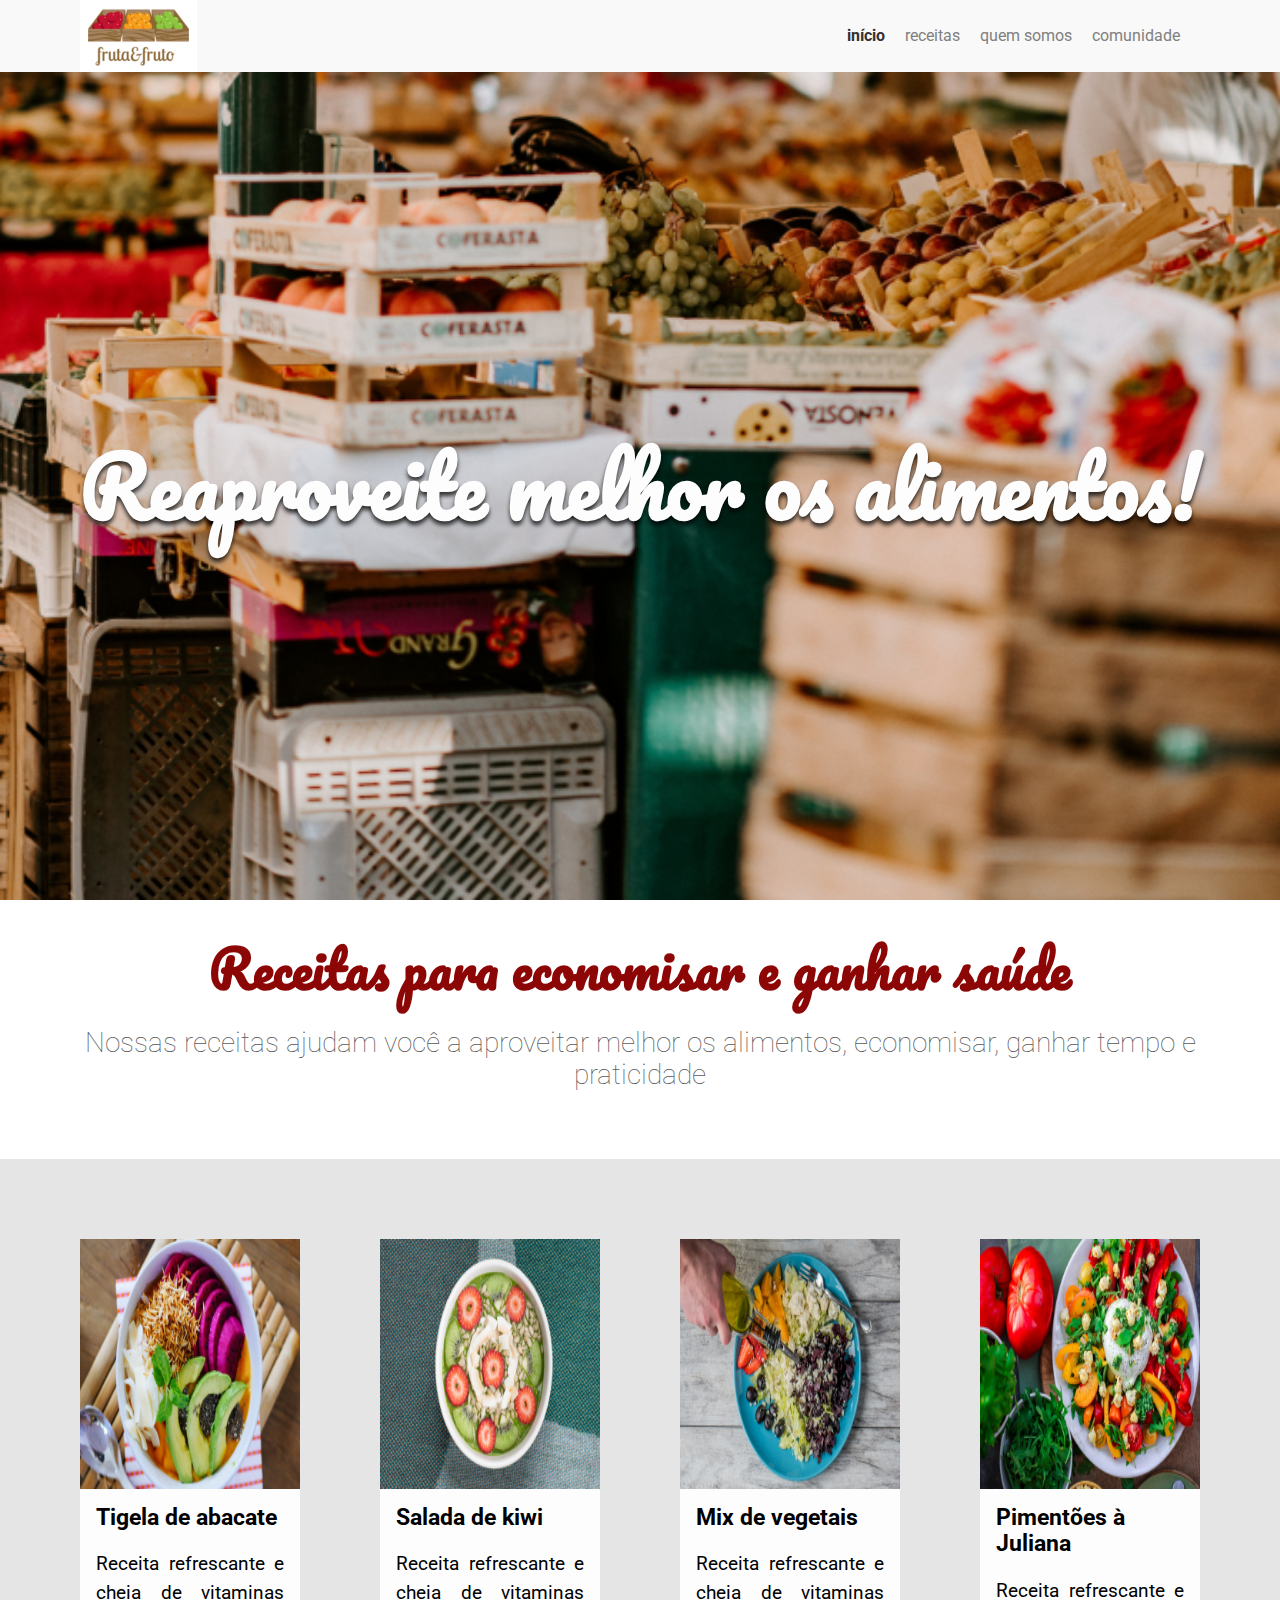
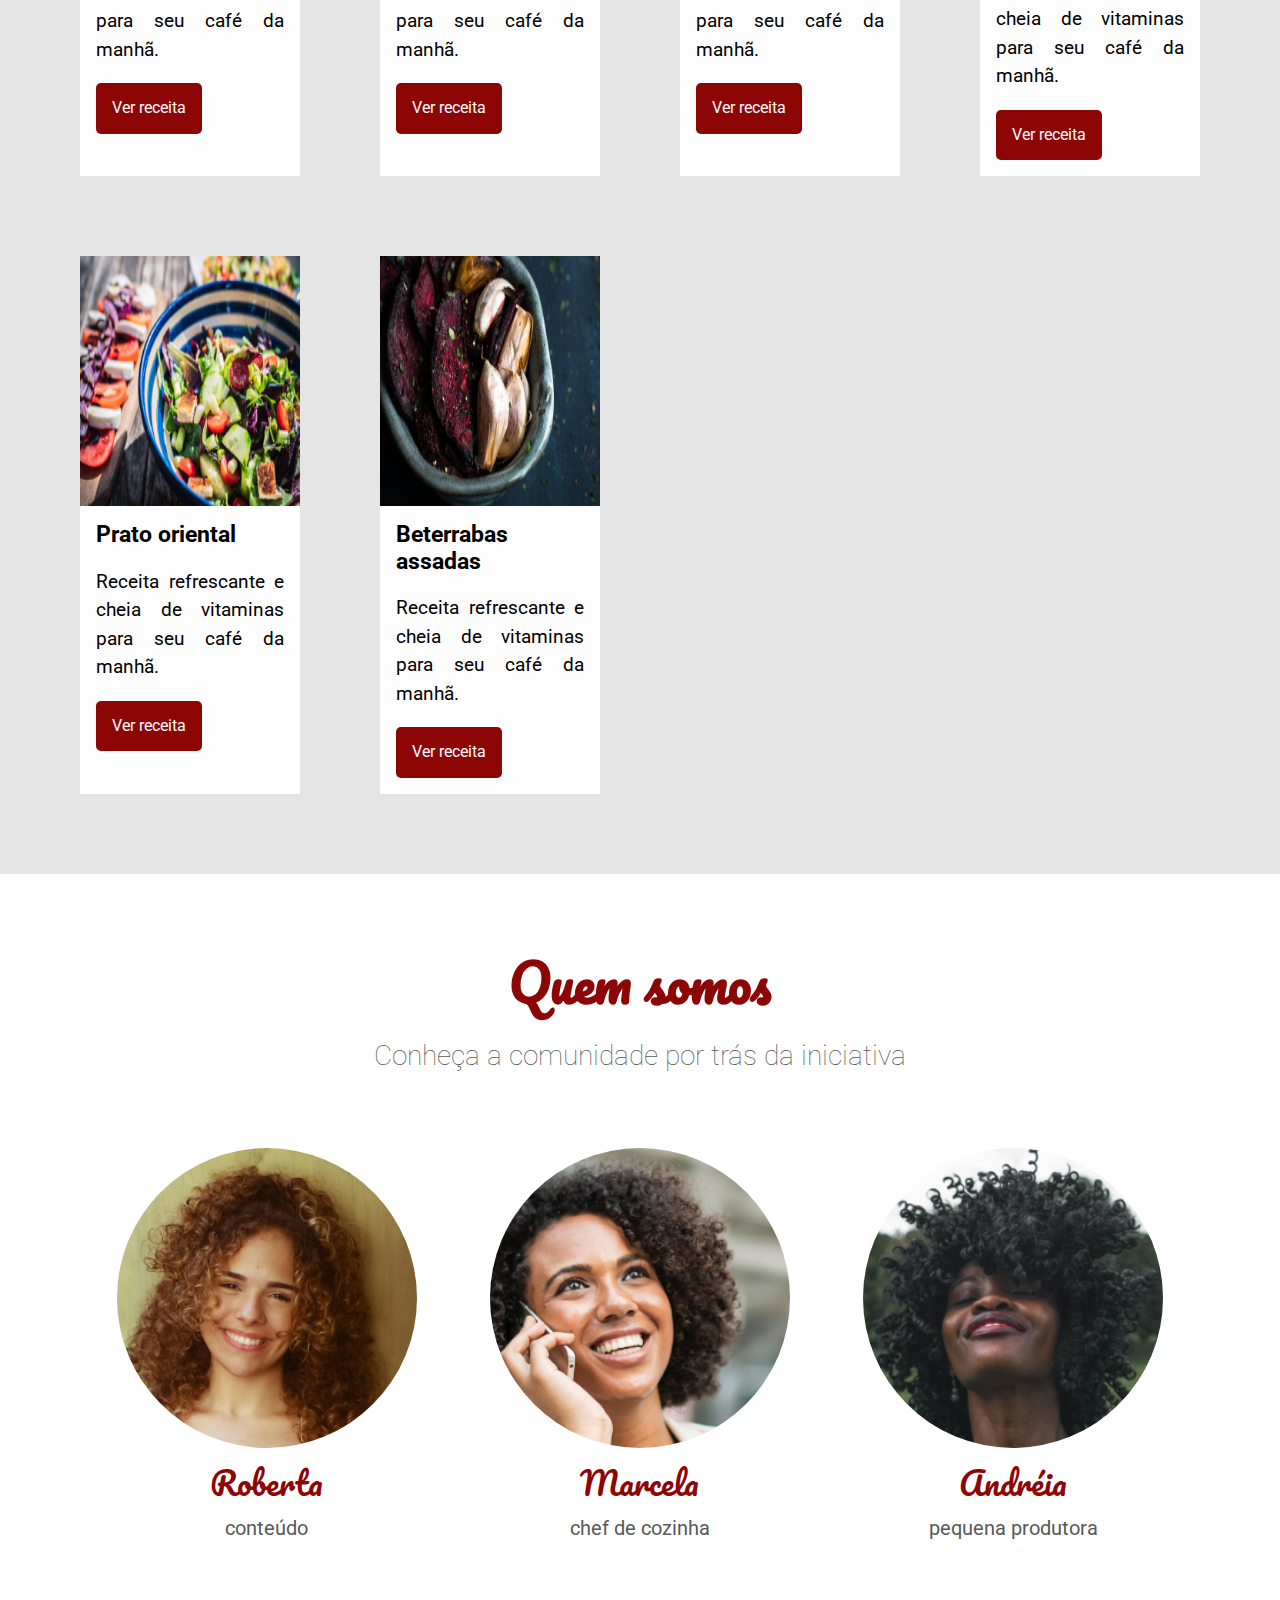
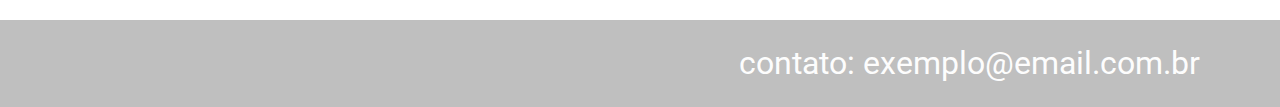
<file: Arquitetura CSS/index.html>
<!DOCTYPE html>
<html lang="en">
    <head>
        <link href="https://fonts.googleapis.com/css?family=Pacifico|Roboto:100,300,400,500,700,900" rel="stylesheet" />
        <meta charset="UTF-8" />
        <meta name="viewport" content="width=device-width, initial-scale=1.0" />
        <meta http-equiv="X-UA-Compatible" content="ie=edge" />
        <title>Fruta & Fruto</title>
        <link href="./assets/css/normalize.css" rel="stylesheet" />
        <link href="./assets/css/reset.css" rel="stylesheet" />
        <link href="./assets/css/cabecalho.css" rel="stylesheet" />
        <link href="./assets/css/logo.css" rel="stylesheet" />
        <link href="./assets/css/menu/menu-lista.css" rel="stylesheet" />
        <link href="./assets/css/menu/menu-item.css" rel="stylesheet" />
        <link href="./assets/css/menu/menu-link.css" rel="stylesheet" />
        <link href="./assets/css/banner/banner.css" rel="stylesheet" />
        <link href="./assets/css/banner/banner-imagem.css" rel="stylesheet" />
        <link href="./assets/css/banner/banner-titulo.css" rel="stylesheet" />
        <link href="./assets/css/sobre/sobre.css" rel="stylesheet" />
        <link href="./assets/css/sobre/sobre-titulo.css" rel="stylesheet" />
        <link href="./assets/css/sobre/sobre-descricao.css" rel="stylesheet" />
        <link href="./assets/css/receitas.css" rel="stylesheet" />
        <link href="./assets/css/receita/receita.css" rel="stylesheet" />
        <link href="./assets/css/receita/receita-imagem.css" rel="stylesheet" />
        <link href="./assets/css/receita/receita-conteudo.css" rel="stylesheet" />
        <link href="./assets/css/receita/receita-titulo.css" rel="stylesheet" />
        <link href="./assets/css/receita/receita-descricao.css" rel="stylesheet" />
        <link href="./assets/css/receita/receita-botao.css" rel="stylesheet" />
        <link href="./assets/css/quemSomos/quemSomos.css" rel="stylesheet" />
        <link href="./assets/css/quemSomos/quemSomos-titulo.css" rel="stylesheet" />
        <link href="./assets/css/quemSomos/quemSomos-descricao.css" rel="stylesheet" />
        <link href="./assets/css/pessoas.css" rel="stylesheet" />
        <link href="./assets/css/pessoa/pessoa.css" rel="stylesheet" />
        <link href="./assets/css/pessoa/pessoa-imagem.css" rel="stylesheet" />
        <link href="./assets/css/pessoa/pessoa-nome.css" rel="stylesheet" />
        <link href="./assets/css/pessoa/pessoa-funcao.css" rel="stylesheet" />
        <link href="./assets/css/rodape.css" rel="stylesheet" />
    </head>
    <body>
        <header class="cabecalho">
            <img alt="Fruta & Fruto" class="logo" src="./assets/img/logo.jpg" />
            <nav class="menu">
                <ul class="menu__lista">
                    <li class="menu__item"><a class="menu__link menu__link--ativo" href="#">Início</a></li>
                    <li class="menu__item"><a class="menu__link" href="#">Receitas</a></li>
                    <li class="menu__item"><a class="menu__link" href="#">Quem Somos</a></li>
                    <li class="menu__item"><a class="menu__link" href="#">Comunidade</a></li>
                </ul>
            </nav>
        </header>
        <main class="container">
            <section class="banner">
                <div class="banner__imagem"></div>
                <h2 class="banner__titulo">Reaproveite melhor os alimentos!</h2>
            </section>
            <section class="sobre">
                <h3 class="sobre__titulo">Receitas para economisar e ganhar saúde</h3>
                <p class="sobre__descricao">
                    Nossas receitas ajudam você a aproveitar melhor os alimentos, economisar, ganhar tempo e praticidade
                </p>
            </section>
            <section class="receitas">
                <div class="receita">
                    <img alt="Tigela de abacate" class="receita__imagem" src="./assets/img/receitas/tigela-de-abacate.jpg" />
                    <div class="receita__conteudo">
                        <h4 class="receita__titulo">Tigela de abacate</h4>
                        <p class="receita__descricao">Receita refrescante e cheia de vitaminas para seu café da manhã.</p>
                        <button class="receita__botao">Ver receita</button>
                    </div>
                </div>
                <div class="receita">
                    <img alt="Salada de kiwi" class="receita__imagem" src="./assets/img/receitas/salada-de-kiwi.jpg" />
                    <div class="receita__conteudo">
                        <h4 class="receita__titulo">Salada de kiwi</h4>
                        <p class="receita__descricao">Receita refrescante e cheia de vitaminas para seu café da manhã.</p>
                        <button class="receita__botao">Ver receita</button>
                    </div>
                </div>
                <div class="receita">
                    <img alt="Mix de vegetais" class="receita__imagem" src="./assets/img/receitas/mix-de-vegetais.jpg" />
                    <div class="receita__conteudo">
                        <h4 class="receita__titulo">Mix de vegetais</h4>
                        <p class="receita__descricao">Receita refrescante e cheia de vitaminas para seu café da manhã.</p>
                        <button class="receita__botao">Ver receita</button>
                    </div>
                </div>
                <div class="receita">
                    <img alt="Pimentões à Juliana" class="receita__imagem" src="./assets/img/receitas/pimentoes-a-juliana.jpg" />
                    <div class="receita__conteudo">
                        <h4 class="receita__titulo">Pimentões à Juliana</h4>
                        <p class="receita__descricao">Receita refrescante e cheia de vitaminas para seu café da manhã.</p>
                        <button class="receita__botao">Ver receita</button>
                    </div>
                </div>
                <div class="receita">
                    <img alt="Prato oriental" class="receita__imagem" src="./assets/img/receitas/prato-oriental.jpg" />
                    <div class="receita__conteudo">
                        <h4 class="receita__titulo">Prato oriental</h4>
                        <p class="receita__descricao">Receita refrescante e cheia de vitaminas para seu café da manhã.</p>
                        <button class="receita__botao">Ver receita</button>
                    </div>
                </div>
                <div class="receita">
                    <img alt="Beterrabas assadas" class="receita__imagem" src="./assets/img/receitas/beterrabas-assadas.jpg" />
                    <div class="receita__conteudo">
                        <h4 class="receita__titulo">Beterrabas assadas</h4>
                        <p class="receita__descricao">Receita refrescante e cheia de vitaminas para seu café da manhã.</p>
                        <button class="receita__botao">Ver receita</button>
                    </div>
                </div>
            </section>
            <section class="quem-somos">
                <h3 class="quem-somos__titulo">Quem somos</h3>
                <p class="quem-somos__descricao">Conheça a comunidade por trás da iniciativa</p>
                <div class="pessoas">
                    <div class="pessoa">
                        <div class="pessoa__imagem pessoa__imagem--roberta"></div>
                        <span class="pessoa__nome">Roberta</span>
                        <span class="pessoa__funcao">Conteúdo</span>
                    </div>
                    <div class="pessoa">
                        <div class="pessoa__imagem pessoa__imagem--marcela"></div>
                        <span class="pessoa__nome">Marcela</span>
                        <span class="pessoa__funcao">Chef de cozinha</span>
                    </div>
                    <div class="pessoa">
                        <div class="pessoa__imagem pessoa__imagem--andreia"></div>
                        <span class="pessoa__nome">Andréia</span>
                        <span class="pessoa__funcao">Pequena Produtora</span>
                    </div>
                </div>
            </section>
        </main>
        <footer class="rodape">
            Contato: exemplo@email.com.br
        </footer>
    </body>
</html>
</file>
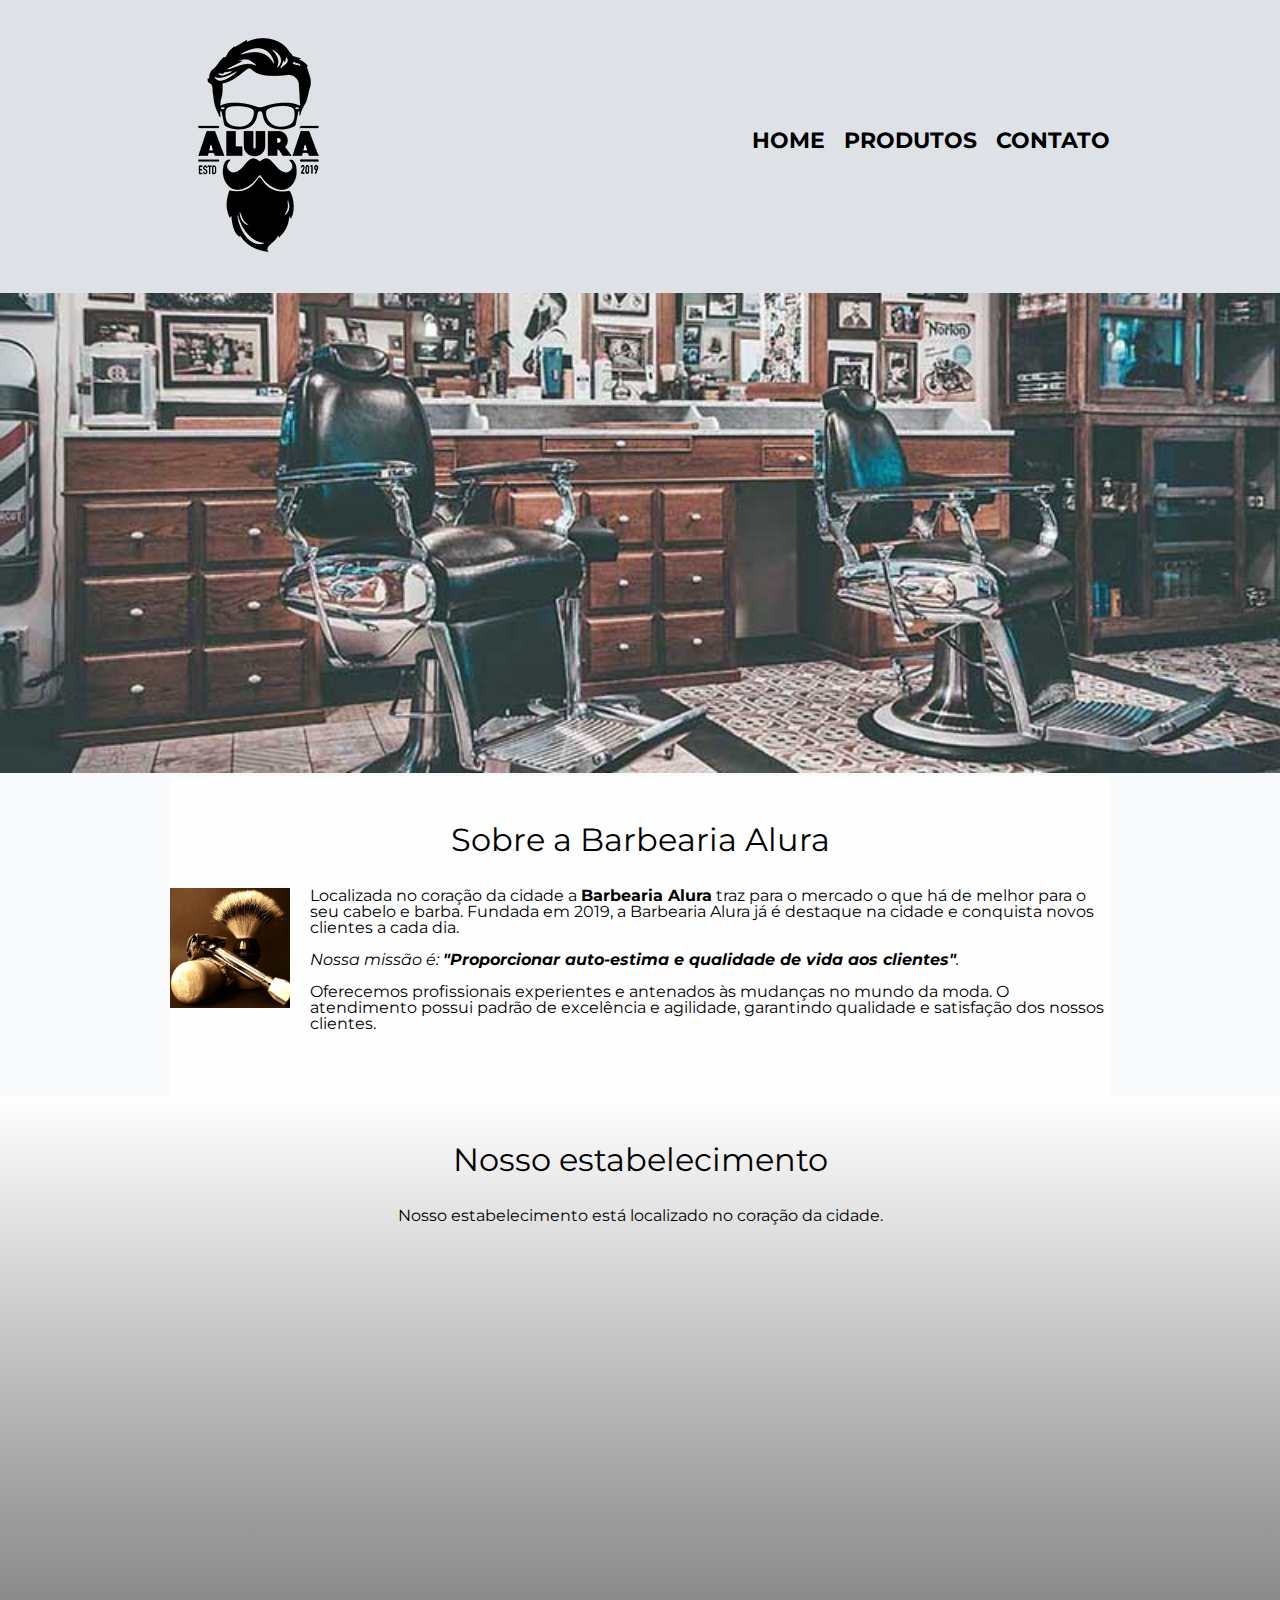
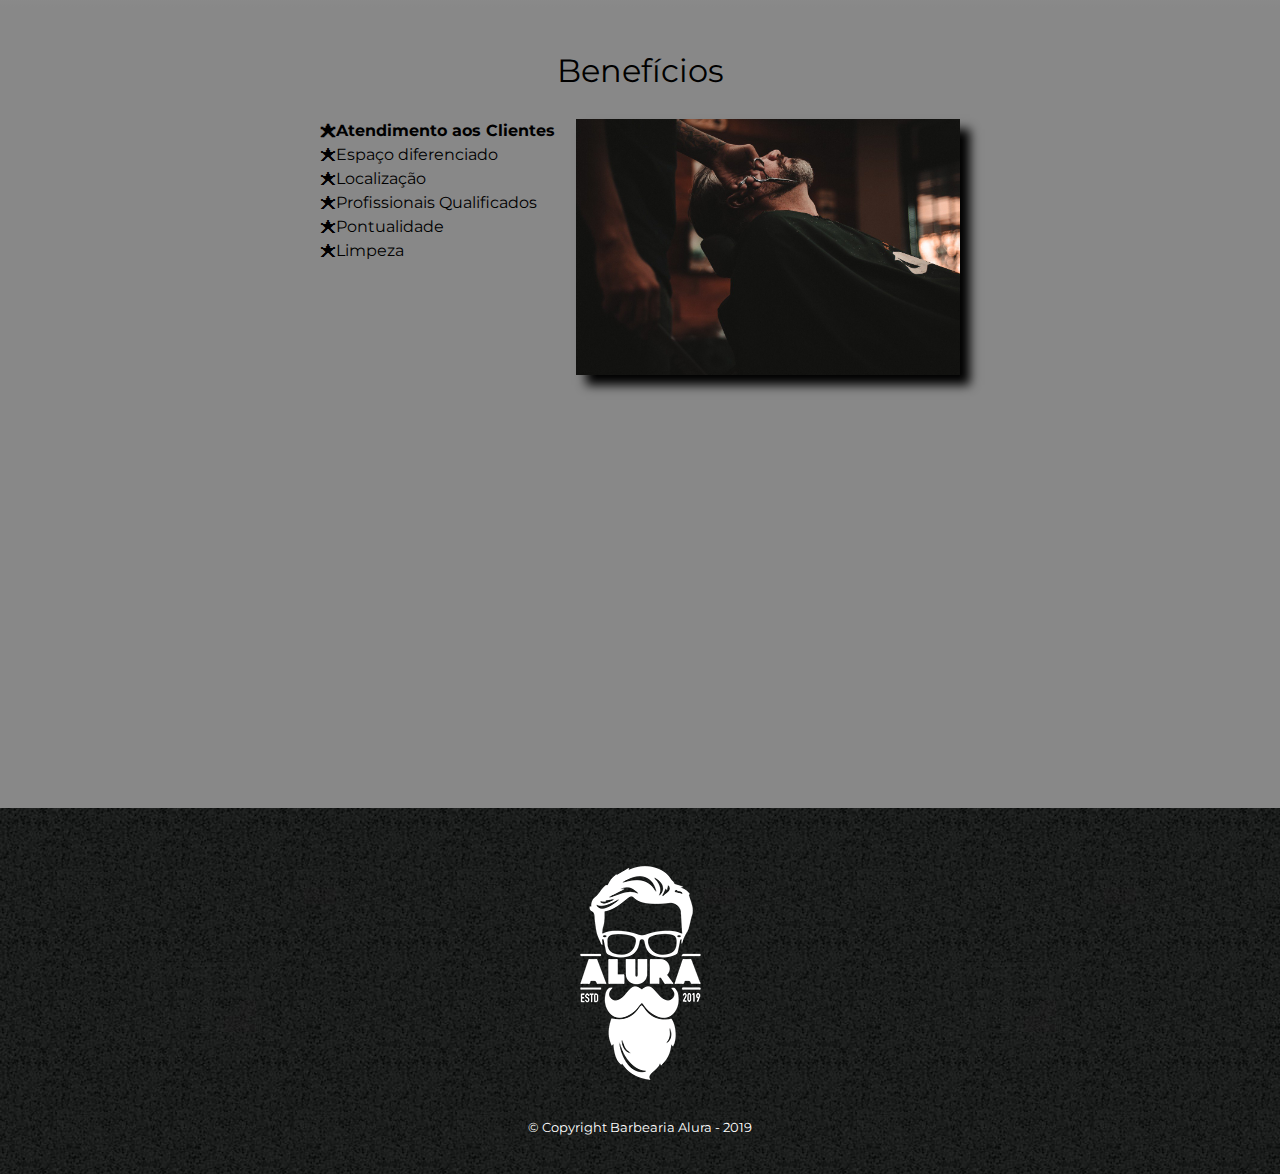
<file: Barbearia Alura/index.html>
<!DOCTYPE html>
<html class="fundo" lang="pt-br">
	<head>
		<meta charset="UTF-8">
		<meta name="viewport" content="width=device-width">
		<title>Barbearia Alura</title>

		<link rel="stylesheet" href="reset.css">
		<link rel="stylesheet" href="style.css">
		<link href="https://fonts.googleapis.com/css?family=Montserrat&display=swap" rel="stylesheet">
	</head>

	<body>
		<header>
			<div class="caixa">
				<h1><img src="./img/foto-logo.png"></h1>

				<nav>
					<ul>
						<li><a href="index.html">Home</a></li>
						<li><a href="produtos.html">Produtos</a></li>
						<li><a href="contato.html">Contato</a></li>
					</ul>
				</nav>
			</div>
		</header>

		<img class="banner" src="./img/foto-banner.jpg">

		<main>
			<section class="principal">
				<h2 class="titulo-principal">Sobre a Barbearia Alura</h2>

				<img class="utensilios" src="./img/foto-utensilios.jpg" alt="Utensilios de um barbeiro.">
		 
				<p>Localizada no coração da cidade a <strong>Barbearia Alura</strong> traz para o mercado o que há de melhor para o seu cabelo e barba. Fundada em 2019, a Barbearia Alura já é destaque na cidade e conquista novos clientes a cada dia.</p>

				<p id="missao"><em>Nossa missão é: <strong>"Proporcionar auto-estima e qualidade de vida aos clientes"</strong>.</em></p>

				<p>Oferecemos profissionais experientes e antenados às mudanças no mundo da moda. O atendimento possui padrão de excelência e agilidade, garantindo qualidade e satisfação dos nossos clientes.</p>
			</section>

			<section class="mapa">
				<h3 class="titulo-principal">Nosso estabelecimento</h3>
				<p>Nosso estabelecimento está localizado no coração da cidade.</p>

				<div class="mapa-conteudo">
					<iframe src="https://www.google.com/maps/embed?pb=!1m18!1m12!1m3!1d3656.4483278365396!2d-46.63466568562861!3d-23.588249068469487!2m3!1f0!2f0!3f0!3m2!1i1024!2i768!4f13.1!3m3!1m2!1s0x94ce5a2b2ed7f3a1%3A0xab35da2f5ca62674!2sCaelum!5e0!3m2!1spt-BR!2sbr!4v1568814489656!5m2!1spt-BR!2sbr" width="100%" height="300" frameborder="0" style="border:0;" allowfullscreen=""></iframe>
				</div>
			</section>

			<section class="beneficios">
				<h3 class="titulo-principal">Benefícios</h3>

				<div class="conteudo-beneficios">
					<ul class="lista-beneficios">
						<li class="itens">Atendimento aos Clientes</li>
						<li class="itens">Espaço diferenciado</li>
						<li class="itens">Localização</li>
						<li class="itens">Profissionais Qualificados</li>
						<li class="itens">Pontualidade</li>
						<li class="itens">Limpeza</li>
					</ul><img src="./img/foto-beneficios.jpg" class="imagem-beneficios">
				</div>

				<div class="video">
					<iframe width="100%" height="315" src="https://www.youtube.com/embed/wcVVXUV0YUY" frameborder="0" allow="accelerometer; autoplay; encrypted-media; gyroscope; picture-in-picture" allowfullscreen></iframe>
				</div>
			</section>
		</main>

		<footer>
			<img src="./img/foto-logo-branco.png">
			<p class="copyright">&copy; Copyright Barbearia Alura - 2019</p>
		</footer>
	</body>
</html>
</file>
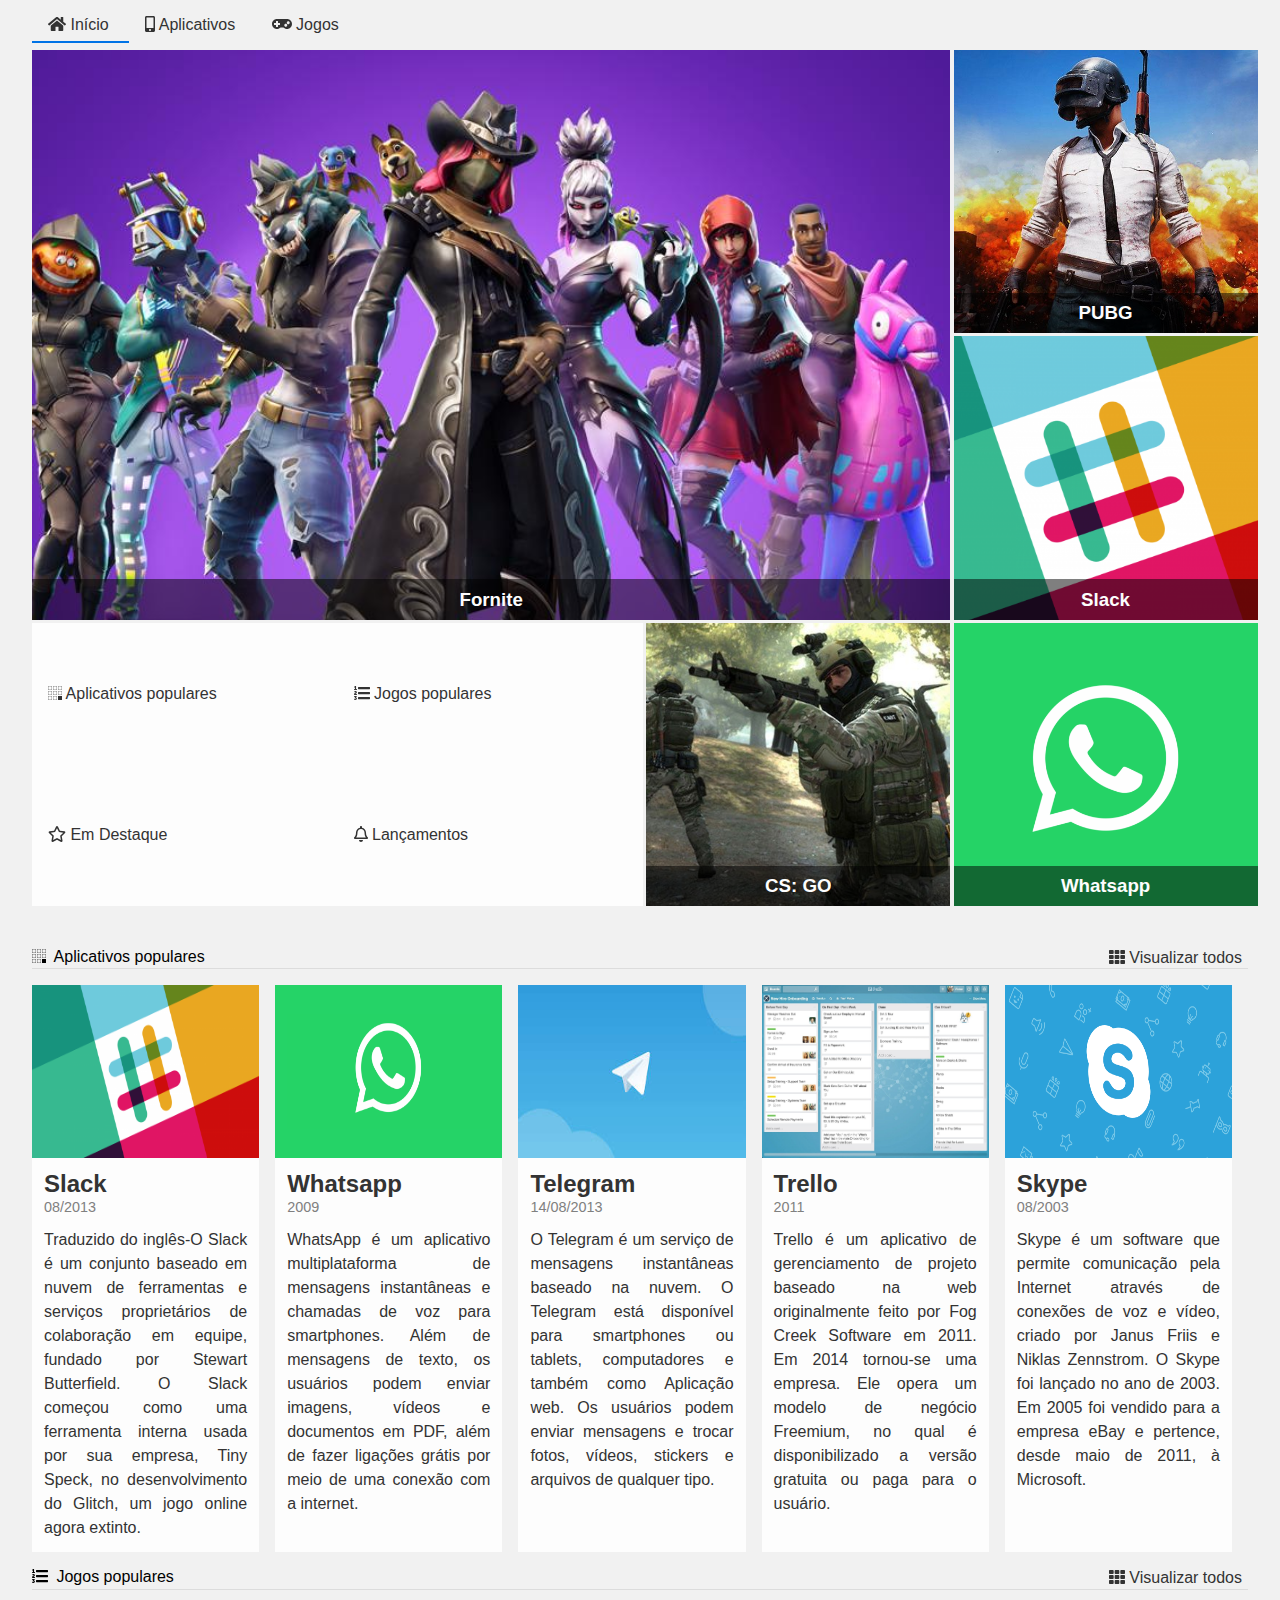
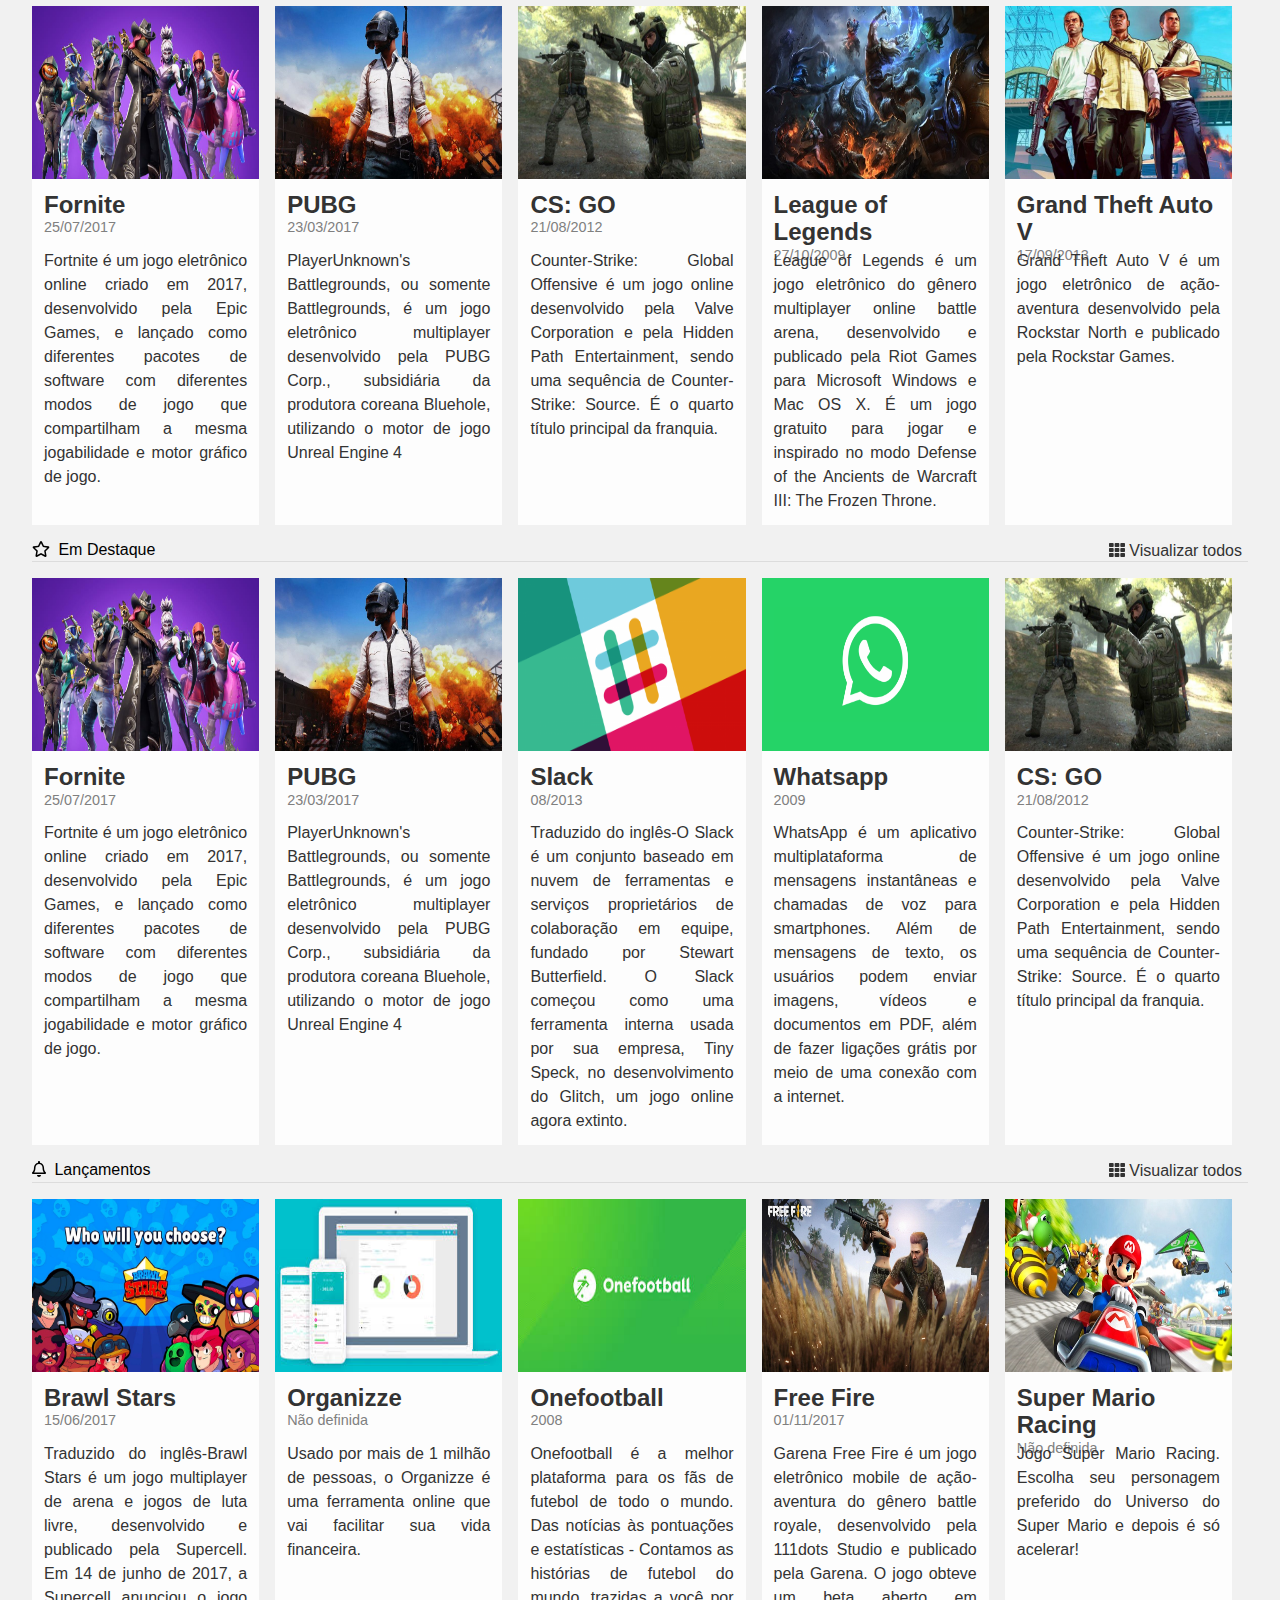
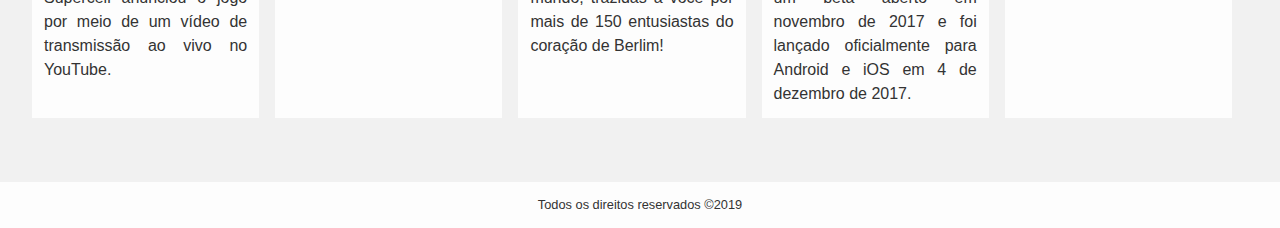
<file: CSS Grid Layout/index.html>
<!DOCTYPE html>
<html lang="en">
<head>
    <meta charset="UTF-8">
    <meta name="viewport" content="width=device-width, initial-scale=1.0">
    <meta http-equiv="X-UA-Compatible" content="ie=edge">
    <title>Alura Store | Baixe nossos aplicativos e jogos</title>
    <link href="./assets/css/normalize.css" rel="stylesheet">
    <link href="./assets/css/reset.css" rel="stylesheet">
    <link href="./assets/css/style.css" rel="stylesheet">
    <link href="./assets/css/destaques.css" rel="stylesheet">
    <link href="./assets/css/populares.css" rel="stylesheet">
    <link href="./assets/css/menu.css" rel="stylesheet">
    <link href="./assets/css/responsivo.css" rel="stylesheet">

</head>
<body class="app">
    <header class="cabecalho">
        <nav class="menu">
            <ul class="menu__lista">
                <li class="menu__item">
                    <a class="menu__link ativo" href="#">
                        <i class="fas fa-home"></i>
                        Início
                    </a>
                    <a class="menu__link" href="#">
                        <i class="fas fa-mobile-alt"></i>
                        Aplicativos</a>
                    <a class="menu__link" href="#">
                        <i class="fas fa-gamepad"></i>
                        Jogos
                    </a>
                </li>
            </ul>
        </nav>
    </header>

    <main class="conteudo">
        <section class="destaques">
            <div class="destaques__principal caixa">
                <h3 class="destaques__titulo">Fornite</h3>
            </div>
            <div class="destaques__secundario caixa">
                <h3 class="destaques__titulo">PUBG</h3>
            </div>
            <div class="destaques__secundario caixa">
                <h3 class="destaques__titulo">Slack</h3>
            </div>
            <div class="destaques__secundario caixa">
                <h3 class="destaques__titulo">Whatsapp</h3>
            </div>
            <div class="destaques__secundario caixa">
                <h3 class="destaques__titulo">CS: GO</h3>
            </div>
            <div class="destaques__categorias">
                <ul class="destaques__categorias___lista">
                    <li class="destaques__categorias___item">
                        <a class="destaques__categorias___link" href="#">
                            <i class="destaques__categorias___icone fab fa-buromobelexperte"></i>
                            Aplicativos populares
                        </a>
                    </li>
                    <li class="destaques__categorias___item">
                        <a class="destaques__categorias___link" href="#">
                            <i class="fas fa-list-ol"></i>
                            Jogos populares
                        </a>
                    </li>
                    <li class="destaques__categorias___item">
                        <a class="destaques__categorias___link" href="#">
                            <i class="far fa-star"></i>
                            Em Destaque
                        </a>
                    </li>
                    <li class="destaques__categorias___item">
                        <a class="destaques__categorias___link" href="#">
                            <i class="far fa-bell"></i>
                            Lançamentos
                        </a>
                    </li>
                </ul>
            </div>
        </section>
        <section class="populares">
            <div class="populares__itens">
                <div class="populares__info">
                    <div class="populares__cabecalho">
                        <h4 class="populares__titulo">
                            <i class="populares__icone fab fa-buromobelexperte"></i>
                            Aplicativos populares
                        </h4>
                        <button class="populares__botao">
                            <i class="fas fa-th"></i>
                            Visualizar todos
                        </button>
                    </div>
                </div>
                <div class="populares__conteudo">
                    <div class="populares__card">
                        <img class="populares__card___imagem" src="./assets/img/slack.png">
                        <div class="populares__card___corpo">
                            <div class="populares__card___cabecalho">
                                <h5 class="populares__card___titulo">Slack</h5>
                                <time class="populares__card___data" datetime="2013-08-01">08/2013</time>
                            </div>
                            <div class="populares__card___descricao">
                                Traduzido do inglês-O Slack é um conjunto baseado em nuvem de ferramentas e serviços proprietários de colaboração em equipe, fundado por Stewart Butterfield. O Slack começou como uma ferramenta interna usada por sua empresa, Tiny Speck, no desenvolvimento do Glitch, um jogo online agora extinto.
                            </div>
                        </div>
                    </div>
                    <div class="populares__card">
                        <img class="populares__card___imagem" src="./assets/img/whatsapp.png">
                        <div class="populares__card___corpo">
                            <div class="populares__card___cabecalho">
                                <h5 class="populares__card___titulo">Whatsapp</h5>
                                <time class="populares__card___data" datetime="20090-01-01">2009</time>
                            </div>
                            <div class="populares__card___descricao">
                                WhatsApp é um aplicativo multiplataforma de mensagens instantâneas e chamadas de voz para smartphones. Além de mensagens de texto, os usuários podem enviar imagens, vídeos e documentos em PDF, além de fazer ligações grátis por meio de uma conexão com a internet.
                            </div>
                        </div>
                    </div>
                    <div class="populares__card">
                        <img class="populares__card___imagem" src="./assets/img/telegram.jpeg">
                        <div class="populares__card___corpo">
                            <div class="populares__card___cabecalho">
                                <h5 class="populares__card___titulo">Telegram</h5>
                                <time class="populares__card___data" datetime="2013-08-14">14/08/2013</time>
                            </div>
                            <div class="populares__card___descricao">
                                O Telegram é um serviço de mensagens instantâneas baseado na nuvem. O Telegram está disponível para smartphones ou tablets, computadores e também como Aplicação web. Os usuários podem enviar mensagens e trocar fotos, vídeos, stickers e arquivos de qualquer tipo.
                            </div>
                        </div>
                    </div>
                    <div class="populares__card">
                        <img class="populares__card___imagem" src="./assets/img/trello.jpg">
                        <div class="populares__card___corpo">
                            <div class="populares__card___cabecalho">
                                <h5 class="populares__card___titulo">Trello</h5>
                                <time class="populares__card___data" datetime="2011-01-01">2011</time>
                            </div>
                            <div class="populares__card___descricao">
                                Trello é um aplicativo de gerenciamento de projeto baseado na web originalmente feito por Fog Creek Software em 2011. Em 2014 tornou-se uma empresa. Ele opera um modelo de negócio Freemium, no qual é disponibilizado a versão gratuita ou paga para o usuário.
                            </div>
                        </div>
                    </div>
                    <div class="populares__card">
                        <img class="populares__card___imagem" src="./assets/img/skype.png">
                        <div class="populares__card___corpo">
                            <div class="populares__card___cabecalho">
                                <h5 class="populares__card___titulo">Skype</h5>
                                <time class="populares__card___data" datetime="2003-08-01">08/2003</time>
                            </div>
                            <div class="populares__card___descricao">
                                Skype é um software que permite comunicação pela Internet através de conexões de voz e vídeo, criado por Janus Friis e Niklas Zennstrom. O Skype foi lançado no ano de 2003. Em 2005 foi vendido para a empresa eBay e pertence, desde maio de 2011, à Microsoft.
                            </div>
                        </div>
                    </div>
                </div>
            </div>
            <div class="populares__itens">
                <div class="populares__info">
                    <div class="populares__cabecalho">
                        <h4 class="populares__titulo">
                            <i class="populares__icone fas fa-list-ol"></i>
                            Jogos populares
                        </h4>
                        <button class="populares__botao">
                            <i class="fas fa-th"></i>
                            Visualizar todos
                        </button>
                    </div>
                </div>
                <div class="populares__conteudo">
                    <div class="populares__card">
                        <img class="populares__card___imagem" src="./assets/img/fortnite.jpg">
                        <div class="populares__card___corpo">
                            <div class="populares__card___cabecalho">
                                <h5 class="populares__card___titulo">Fornite</h5>
                                <time class="populares__card___data" datetime="2017-07-25">25/07/2017</time>
                            </div>
                            <div class="populares__card___descricao">
                                Fortnite é um jogo eletrônico online criado em 2017, desenvolvido pela Epic Games, e lançado como diferentes pacotes de software com diferentes modos de jogo que compartilham a mesma jogabilidade e motor gráfico de jogo.
                            </div>
                        </div>
                    </div>
                    <div class="populares__card">
                        <img class="populares__card___imagem" src="./assets/img/pubg.jpg">
                        <div class="populares__card___corpo">
                            <div class="populares__card___cabecalho">
                                <h5 class="populares__card___titulo">PUBG</h5>
                                <time class="populares__card___data" datetime="2017-03-23">23/03/2017</time>
                            </div>
                            <div class="populares__card___descricao">
                                PlayerUnknown's Battlegrounds, ou somente Battlegrounds, é um jogo eletrônico multiplayer desenvolvido pela PUBG Corp., subsidiária da produtora coreana Bluehole, utilizando o motor de jogo Unreal Engine 4
                            </div>
                        </div>
                    </div>
                    <div class="populares__card">
                        <img class="populares__card___imagem" src="./assets/img/cs-go.jpg">
                        <div class="populares__card___corpo">
                            <div class="populares__card___cabecalho">
                                <h5 class="populares__card___titulo">CS: GO</h5>
                                <time class="populares__card___data" datetime="2012-08-21">21/08/2012</time>
                            </div>
                            <div class="populares__card___descricao">
                                Counter-Strike: Global Offensive é um jogo online desenvolvido pela Valve Corporation e pela Hidden Path Entertainment, sendo uma sequência de Counter-Strike: Source. É o quarto título principal da franquia.
                            </div>
                        </div>
                    </div>
                    <div class="populares__card">
                        <img class="populares__card___imagem" src="./assets/img/lol.jpg">
                        <div class="populares__card___corpo">
                            <div class="populares__card___cabecalho">
                                <h5 class="populares__card___titulo">League of Legends</h5>
                                <time class="populares__card___data" datetime="2009-10-27">27/10/2009</time>
                            </div>
                            <div class="populares__card___descricao">
                                League of Legends é um jogo eletrônico do gênero multiplayer online battle arena, desenvolvido e publicado pela Riot Games para Microsoft Windows e Mac OS X. É um jogo gratuito para jogar e inspirado no modo Defense of the Ancients de Warcraft III: The Frozen Throne.
                            </div>
                        </div>
                    </div>
                    <div class="populares__card">
                        <img class="populares__card___imagem" src="./assets/img/gta-v.jpg">
                        <div class="populares__card___corpo">
                            <div class="populares__card___cabecalho">
                                <h5 class="populares__card___titulo">Grand Theft Auto V</h5>
                                <time class="populares__card___data" datetime="2013-09-17">17/09/2013</time>
                            </div>
                            <div class="populares__card___descricao">
                                Grand Theft Auto V é um jogo eletrônico de ação-aventura desenvolvido pela Rockstar North e publicado pela Rockstar Games.
                            </div>
                        </div>
                    </div>
                </div>
            </div>
            <div class="populares__itens">
                <div class="populares__info">
                    <div class="populares__cabecalho">
                        <h4 class="populares__titulo">
                            <i class="populares__icone far fa-star"></i>
                            Em Destaque
                        </h4>
                        <button class="populares__botao">
                            <i class="fas fa-th"></i>
                            Visualizar todos
                        </button>
                    </div>
                </div>
                <div class="populares__conteudo">
                    <div class="populares__card">
                        <img class="populares__card___imagem" src="./assets/img/fortnite.jpg">
                        <div class="populares__card___corpo">
                            <div class="populares__card___cabecalho">
                                <h5 class="populares__card___titulo">Fornite</h5>
                                <time class="populares__card___data" datetime="2017-07-25">25/07/2017</time>
                            </div>
                            <div class="populares__card___descricao">
                                Fortnite é um jogo eletrônico online criado em 2017, desenvolvido pela Epic Games, e lançado como diferentes pacotes de software com diferentes modos de jogo que compartilham a mesma jogabilidade e motor gráfico de jogo.
                            </div>
                        </div>
                    </div>
                    <div class="populares__card">
                        <img class="populares__card___imagem" src="./assets/img/pubg.jpg">
                        <div class="populares__card___corpo">
                            <div class="populares__card___cabecalho">
                                <h5 class="populares__card___titulo">PUBG</h5>
                                <time class="populares__card___data" datetime="2017-03-23">23/03/2017</time>
                            </div>
                            <div class="populares__card___descricao">
                                PlayerUnknown's Battlegrounds, ou somente Battlegrounds, é um jogo eletrônico multiplayer desenvolvido pela PUBG Corp., subsidiária da produtora coreana Bluehole, utilizando o motor de jogo Unreal Engine 4
                            </div>
                        </div>
                    </div>
                    <div class="populares__card">
                        <img class="populares__card___imagem" src="./assets/img/slack.png">
                        <div class="populares__card___corpo">
                            <div class="populares__card___cabecalho">
                                <h5 class="populares__card___titulo">Slack</h5>
                                <time class="populares__card___data" datetime="2013-08-01">08/2013</time>
                            </div>
                            <div class="populares__card___descricao">
                                Traduzido do inglês-O Slack é um conjunto baseado em nuvem de ferramentas e serviços proprietários de colaboração em equipe, fundado por Stewart Butterfield. O Slack começou como uma ferramenta interna usada por sua empresa, Tiny Speck, no desenvolvimento do Glitch, um jogo online agora extinto.
                            </div>
                        </div>
                    </div>
                    <div class="populares__card">
                        <img class="populares__card___imagem" src="./assets/img/whatsapp.png">
                        <div class="populares__card___corpo">
                            <div class="populares__card___cabecalho">
                                <h5 class="populares__card___titulo">Whatsapp</h5>
                                <time class="populares__card___data" datetime="20090-01-01">2009</time>
                            </div>
                            <div class="populares__card___descricao">
                                WhatsApp é um aplicativo multiplataforma de mensagens instantâneas e chamadas de voz para smartphones. Além de mensagens de texto, os usuários podem enviar imagens, vídeos e documentos em PDF, além de fazer ligações grátis por meio de uma conexão com a internet.
                            </div>
                        </div>
                    </div>
                    <div class="populares__card">
                        <img class="populares__card___imagem" src="./assets/img/cs-go.jpg"> 
                        <div class="populares__card___corpo">
                            <div class="populares__card___cabecalho">
                                <h5 class="populares__card___titulo">CS: GO</h5>
                                <time class="populares__card___data" datetime="2012-08-21">21/08/2012</time>
                            </div>
                            <div class="populares__card___descricao">
                                Counter-Strike: Global Offensive é um jogo online desenvolvido pela Valve Corporation e pela Hidden Path Entertainment, sendo uma sequência de Counter-Strike: Source. É o quarto título principal da franquia.
                            </div>
                        </div>
                    </div>
                </div>
            </div>
            <div class="populares__itens">
                <div class="populares__info">
                    <div class="populares__cabecalho">
                        <h4 class="populares__titulo">
                            <i class="populares__icone far fa-bell"></i>
                            Lançamentos
                        </h4>
                        <button class="populares__botao">
                            <i class="fas fa-th"></i>
                            Visualizar todos
                        </button>
                    </div>
                </div>
                <div class="populares__conteudo">
                    <div class="populares__card">
                        <img class="populares__card___imagem" src="./assets/img/brawl-stars.jpg"> 
                        <div class="populares__card___corpo">
                            <div class="populares__card___cabecalho">
                                <h5 class="populares__card___titulo">Brawl Stars</h5>
                                <time class="populares__card___data" datetime="2017-06-15">15/06/2017</time>
                            </div>
                            <div class="populares__card___descricao">
                                Traduzido do inglês-Brawl Stars é um jogo multiplayer de arena e jogos de luta livre, desenvolvido e publicado pela Supercell. Em 14 de junho de 2017, a Supercell anunciou o jogo por meio de um vídeo de transmissão ao vivo no YouTube.
                            </div>
                        </div>
                    </div>
                    <div class="populares__card">
                        <img class="populares__card___imagem" src="./assets/img/organizze.jpeg"> 
                        <div class="populares__card___corpo">
                            <div class="populares__card___cabecalho">
                                <h5 class="populares__card___titulo">Organizze</h5>
                                <time class="populares__card___data" datetime="">Não definida</time>
                            </div>
                            <div class="populares__card___descricao">
                                Usado por mais de 1 milhão de pessoas, o Organizze é uma ferramenta online que vai facilitar sua vida financeira.  
                            </div>
                        </div>
                    </div>
                    <div class="populares__card">
                        <img class="populares__card___imagem" src="./assets/img/onefotball.jpeg"> 
                        <div class="populares__card___corpo">
                            <div class="populares__card___cabecalho">
                                <h5 class="populares__card___titulo">Onefootball</h5>
                                <time class="populares__card___data" datetime="2008-01-01">2008</time>
                            </div>
                            <div class="populares__card___descricao">
                                Onefootball é a melhor plataforma para os fãs de futebol de todo o mundo. Das notícias às pontuações e estatísticas - Contamos as histórias de futebol do mundo, trazidas a você por mais de 150 entusiastas do coração de Berlim!
                            </div>
                        </div>
                    </div>
                    <div class="populares__card">
                        <img class="populares__card___imagem" src="./assets/img/free-fire.jpg"> 
                        <div class="populares__card___corpo">
                            <div class="populares__card___cabecalho">
                                <h5 class="populares__card___titulo">Free Fire</h5>
                                <time class="populares__card___data" datetime="2017-11-01">01/11/2017</time>
                            </div>
                            <div class="populares__card___descricao">
                                Garena Free Fire é um jogo eletrônico mobile de ação-aventura do gênero battle royale, desenvolvido pela 111dots Studio e publicado pela Garena. O jogo obteve um beta aberto em novembro de 2017 e foi lançado oficialmente para Android e iOS em 4 de dezembro de 2017.
                            </div>
                        </div>
                    </div>
                    <div class="populares__card">
                        <img class="populares__card___imagem" src="./assets/img/mario-kart.jpg"> 
                        <div class="populares__card___corpo">
                            <div class="populares__card___cabecalho">
                                <h5 class="populares__card___titulo">Super Mario Racing</h5>
                                <time class="populares__card___data" datetime="">Não definida</time>
                            </div>
                            <div class="populares__card___descricao">
                                Jogo Super Mario Racing. Escolha seu personagem preferido do Universo do Super Mario e depois é só acelerar!
                            </div>
                        </div>
                    </div>
                </div>
            </div>
        </section>
    </main>

    <footer class="rodape">Todos os direitos reservados &copy;2019</footer>
    
    <script src="./assets/js/fontawesome.all.min.js"></script>
</body>
</html>
</file>
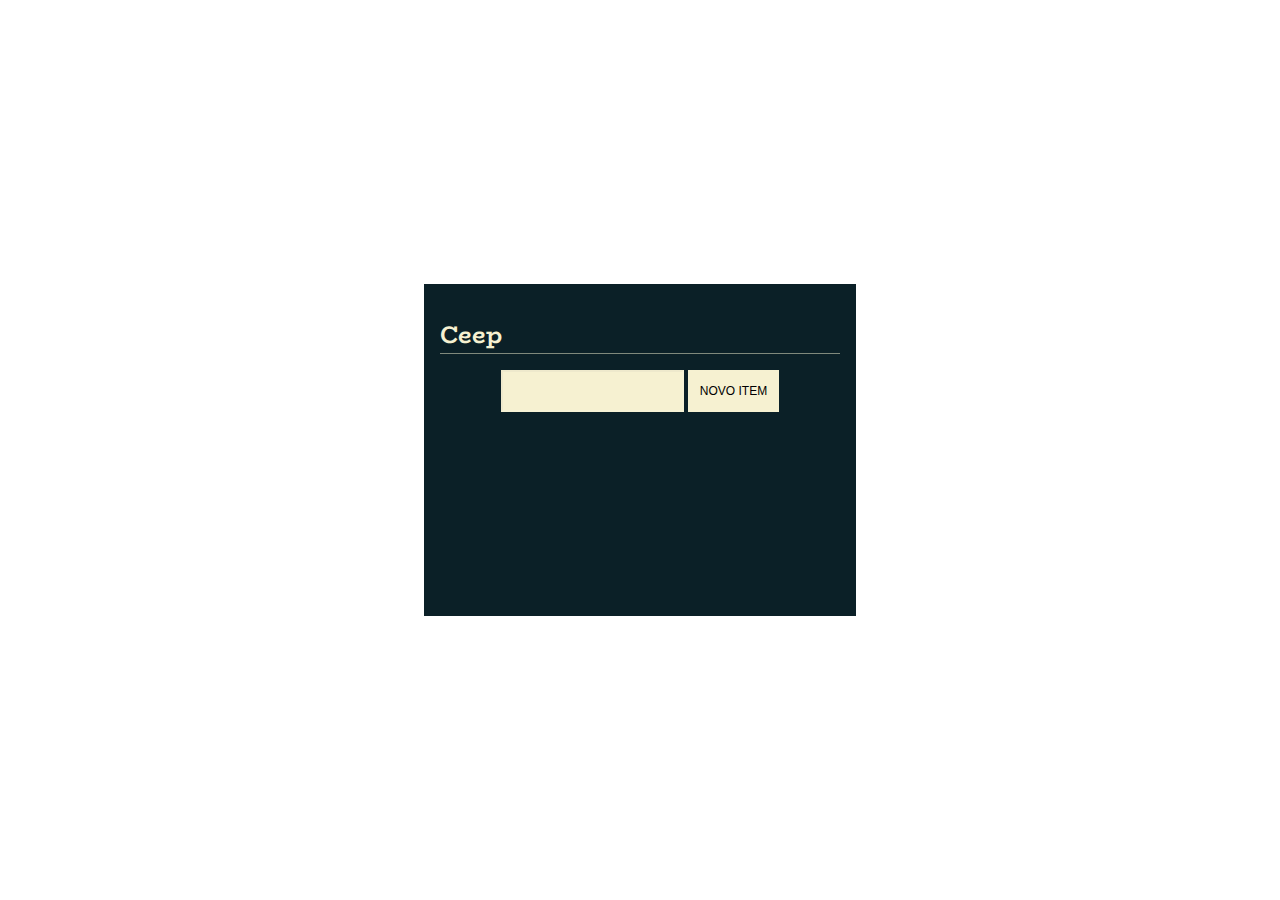
<file: JS Manipulando DOM/index.html>
<!DOCTYPE html>
<html lang="en">
<head>
  <meta charset="UTF-8">
  <meta name="viewport" content="width=device-width, initial-scale=1.0">
  <link rel="stylesheet" href="./assets/css/style.css">
  <link rel="stylesheet" href="https://fonts.googleapis.com/css2?family=BioRhyme&amp;family=Space+Mono&amp;display=swap">
  <link rel="stylesheet" href="https://fonts.googleapis.com/icon?family=Material+Icons">
  <title>Ceep</title>
</head>
<body>
  <div class="app">
    <div class="todo-list">
      <h1 class="title">
        Ceep
      </h1>
      
      <form class="form" action="">
        <input class="form-input" type="text" data-form-input>
        <button class="form-button" data-form-button> Novo Item </button>
      </form>

      <ul class="list" data-list>
        
      </ul>
    </div>
    <script type="module" src="main.js"></script>
</body>
</html>
</file>
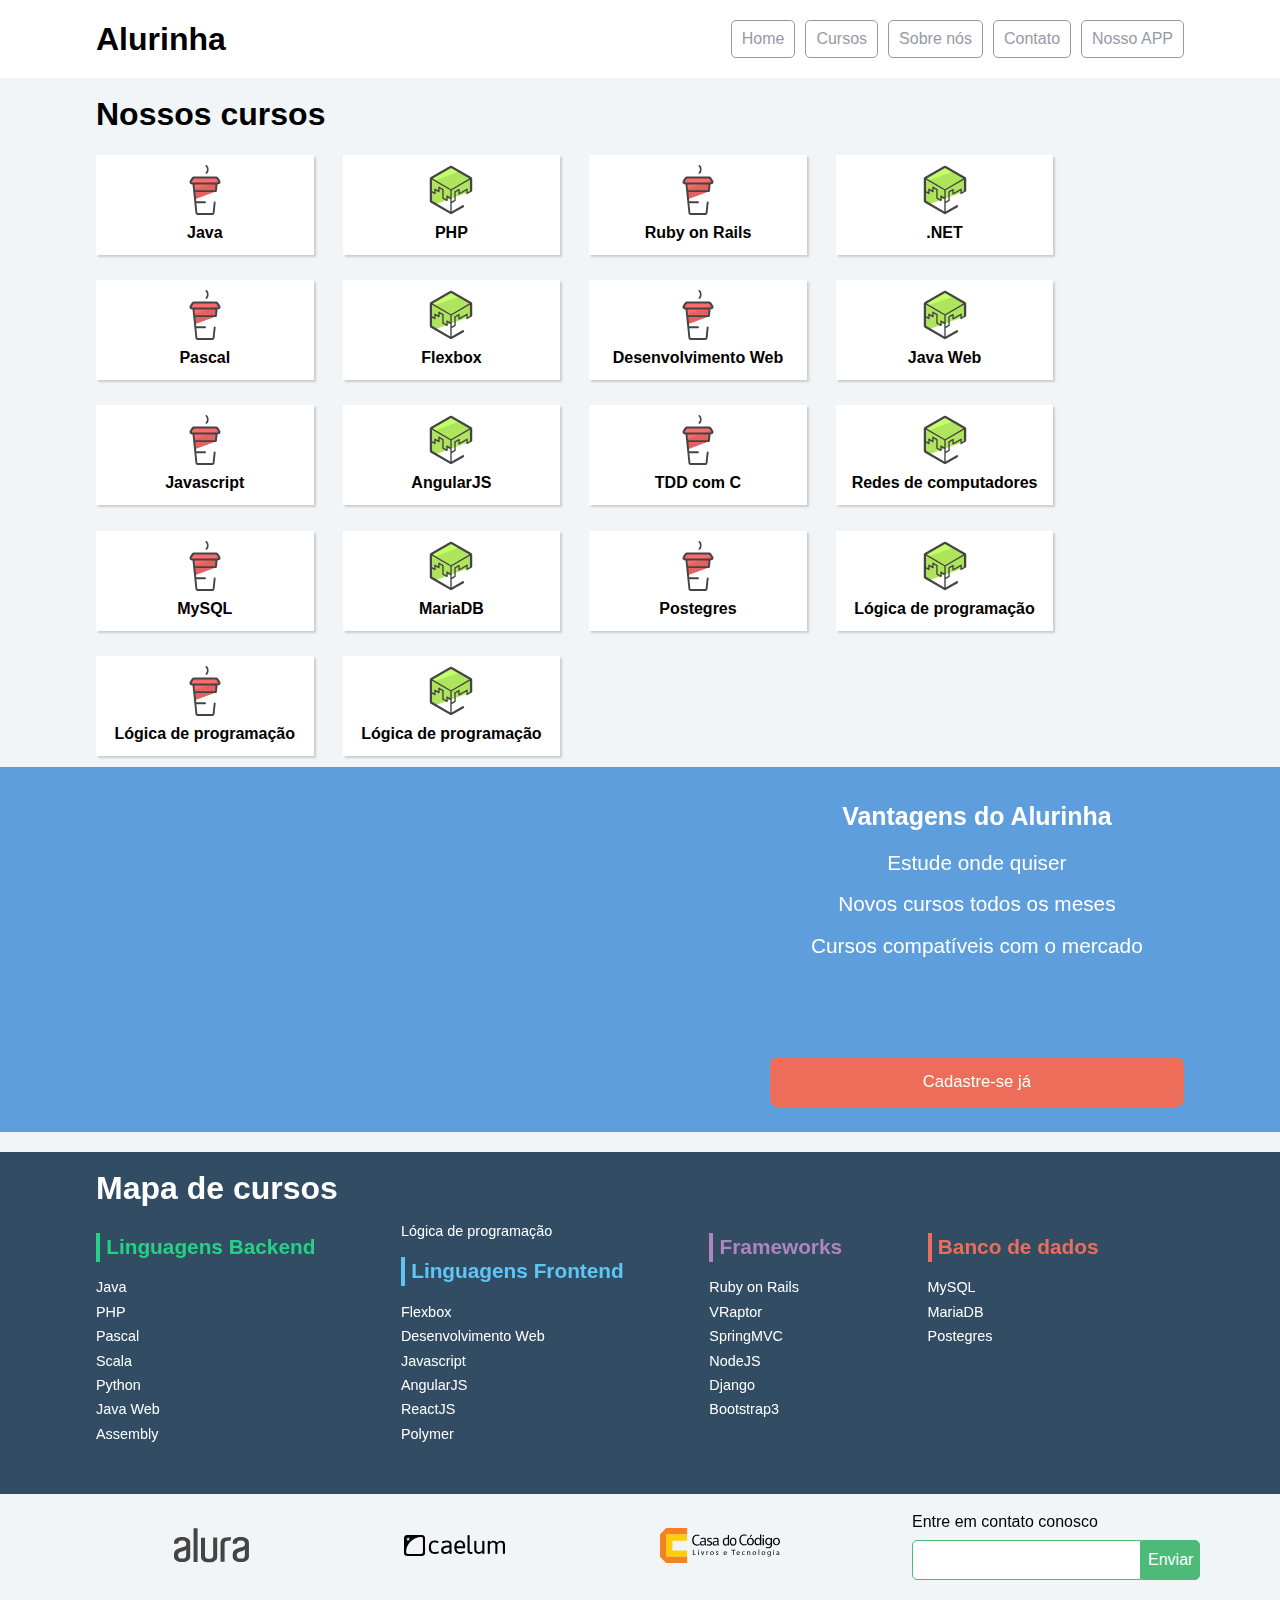
<file: Posicione Elementos Com Flexbox/index.html>
<!doctype html>
<html>
<head>
	<meta charset="utf-8">
	<meta name="viewport" content="width=device-width, initial-scale=1">
	<title>Alurinha | Cursos online</title>
	<link rel="stylesheet" href="css/reset.css">
	<link rel="stylesheet" href="css/style.css">
	<link rel="stylesheet" href="css/flexbox.css">
</head>
<body>

	<header class="cabecalhoPrincipal">
		<div class="container">
			<h1 class="cabecalhoPrincipal-titulo">
				<a href="#">Alurinha</a>
			</h1>

			<nav class="cabecalhoPrincipal-nav">
				<a class="cabecalhoPrincipal-nav-link" href="#">Home</a>
				<a class="cabecalhoPrincipal-nav-link" href="#">Cursos</a>
				<a class="cabecalhoPrincipal-nav-link" href="#">Sobre nós</a>
				<a class="cabecalhoPrincipal-nav-link" href="#">Contato</a>
				<a class="cabecalhoPrincipal-nav-link cabecalhoPrincipal-nav-link-app" href="#">Nosso APP</a>
			</nav>
		</div>

	</header>

	<main class="conteudoPrincipal">
		<div class="container">
			<h2 class="subtitulo">Nossos cursos</h2>

			<nav>
				<ul class="conteudoPrincipal-cursos">
					<li class="conteudoPrincipal-cursos-link"><a href="#">Java</a></li>
					<li class="conteudoPrincipal-cursos-link"><a href="#">PHP</a></li>
					<li class="conteudoPrincipal-cursos-link"><a href="#">Ruby on Rails</a></li>
					<li class="conteudoPrincipal-cursos-link"><a href="#">.NET</a></li>
					<li class="conteudoPrincipal-cursos-link"><a href="#">Pascal</a></li>
					<li class="conteudoPrincipal-cursos-link"><a href="#">Flexbox</a></li>
					<li class="conteudoPrincipal-cursos-link"><a href="#">Desenvolvimento Web</a></li>
					<li class="conteudoPrincipal-cursos-link"><a href="#">Java Web</a></li>
					<li class="conteudoPrincipal-cursos-link"><a href="#">Javascript</a></li>
					<li class="conteudoPrincipal-cursos-link"><a href="#">AngularJS</a></li>
					<li class="conteudoPrincipal-cursos-link"><a href="#">TDD com C</a></li>
					<li class="conteudoPrincipal-cursos-link"><a href="#">Redes de computadores</a></li>
					<li class="conteudoPrincipal-cursos-link"><a href="#">MySQL</a></li>
					<li class="conteudoPrincipal-cursos-link"><a href="#">MariaDB</a></li>
					<li class="conteudoPrincipal-cursos-link"><a href="#">Postegres</a></li>
					<li class="conteudoPrincipal-cursos-link"><a href="#">Lógica de programação</a></li>
					<li class="conteudoPrincipal-cursos-link"><a href="#">Lógica de programação</a></li>
					<li class="conteudoPrincipal-cursos-link"><a href="#">Lógica de programação</a></li>
				</ul>
			</nav>
		</div>

		<section class="videoSobre">
			<div class="container">
				<iframe class="videoSobre-video" width="560" height="315" src="https://www.youtube.com/embed/bIlOsJzBVaY?list=PLh2Y_pKOa4UcF1BYPJR3EIMRi3nWAUxIp" frameborder="0" allowfullscreen></iframe>
				
				<div class="videoSobre-sobre">
					<h2 class="videoSobre-sobre-title">Vantagens do Alurinha</h2>
					<ul class="videoSobre-sobre-list">
						<li class="videoSobre-sobre-item">Estude onde quiser</li>
						<li class="videoSobre-sobre-item">Novos cursos todos os meses</li>
						<li class="videoSobre-sobre-item">Cursos compatíveis com o mercado</li>
					</ul>
					<button class="videoSobre-button">Cadastre-se já</button>
				</div>
			</div>
		</section>

	</main>

	<footer class="rodapePrincipal">
		<div class="container">

			<section class="rodapePrincipal-navMap">
				<h3 class="subtitulo">Mapa de cursos</h3>
				<nav class="rodapePrincipal-navMap-list">

					<h4 class="navmap-list-title navmap-list-title-backend">Linguagens Backend</h4>
					<a class="rodapePrincipal-navMap-link" href="#">Java</a>
					<a class="rodapePrincipal-navMap-link" href="#">PHP</a>
					<a class="rodapePrincipal-navMap-link" href="#">Pascal</a>
					<a class="rodapePrincipal-navMap-link" href="#">Scala</a>
					<a class="rodapePrincipal-navMap-link" href="#">Python</a>
					<a class="rodapePrincipal-navMap-link" href="#">Java Web</a>
					<a class="rodapePrincipal-navMap-link" href="#">Assembly</a>
					<a class="rodapePrincipal-navMap-link" href="#">Lógica de programação</a>

					<h4 class="navmap-list-title navmap-list-title-frontend">Linguagens Frontend</h4>
					<a class="rodapePrincipal-navMap-link" href="#">Flexbox</a>
					<a class="rodapePrincipal-navMap-link" href="#">Desenvolvimento Web</a>
					<a class="rodapePrincipal-navMap-link" href="#">Javascript</a>
					<a class="rodapePrincipal-navMap-link" href="#">AngularJS</a>
					<a class="rodapePrincipal-navMap-link" href="#">ReactJS</a>
					<a class="rodapePrincipal-navMap-link" href="#">Polymer</a>
					
					<h4 class="navmap-list-title navmap-list-title-framework">Frameworks</h4>
					<a class="rodapePrincipal-navMap-link" href="#">Ruby on Rails</a>
					<a class="rodapePrincipal-navMap-link" href="#">VRaptor</a>
					<a class="rodapePrincipal-navMap-link" href="#">SpringMVC</a>
					<a class="rodapePrincipal-navMap-link" href="#">NodeJS</a>
					<a class="rodapePrincipal-navMap-link" href="#">Django</a>
					<a class="rodapePrincipal-navMap-link" href="#">Bootstrap3</a>

					<h4 class="navmap-list-title navmap-list-title-bancoDeDados">Banco de dados</h4>
					<a class="rodapePrincipal-navMap-link" href="#">MySQL</a>
					<a class="rodapePrincipal-navMap-link" href="#">MariaDB</a>
					<a class="rodapePrincipal-navMap-link" href="#">Postegres</a>

				</nav>
			</section>

		</div>

		<section class="rodapePrincipal-patrocinadores">
			<div class="container">
				<ul class="rodapePrincipal-patrocinadores-list">
					<li>
						<a class="rodapePrincipal-patrocinadores-list-link patrocinadores-list-link-alura" href="#">
							<img src="img/logos/alura.svg" alt="Logo da Alura">
						</a>
					</li>
					<li>
						<a class="rodapePrincipal-patrocinadores-list-link patrocinadores-list-link-caelum" href="#">
							<img src="img/logos/caelum.svg" alt="Logo da Caelum">
						</a>
					</li>
					<li>
						<a class="rodapePrincipal-patrocinadores-list-link patrocinadores-list-link-casaDoCodigo" href="#">
							<img src="img/logos/cdc.svg" alt="Logo da Casa do Código">
						</a>
					</li>
				</ul>
				<form class="rodapePrincipal-contatoForm" action="#">
					<fieldset>
						<legend class="rodapePrincipal-contatoForm-legend" for="email-contato">Entre em contato conosco</legend>
						<div class="rodapePrincipal-contatoForm-fieldset"> 
							<input class="rodapePrincipal-contatoForm-emailInput" type="email" name="email-contato" id="email-contato">
							<button class="rodapePrincipal-contatoForm-submit" type="submit">Enviar</button>
						</div>
					</fieldset>
				</form>
			</div>
		</section>
	</footer>

</body>
</html>
</file>
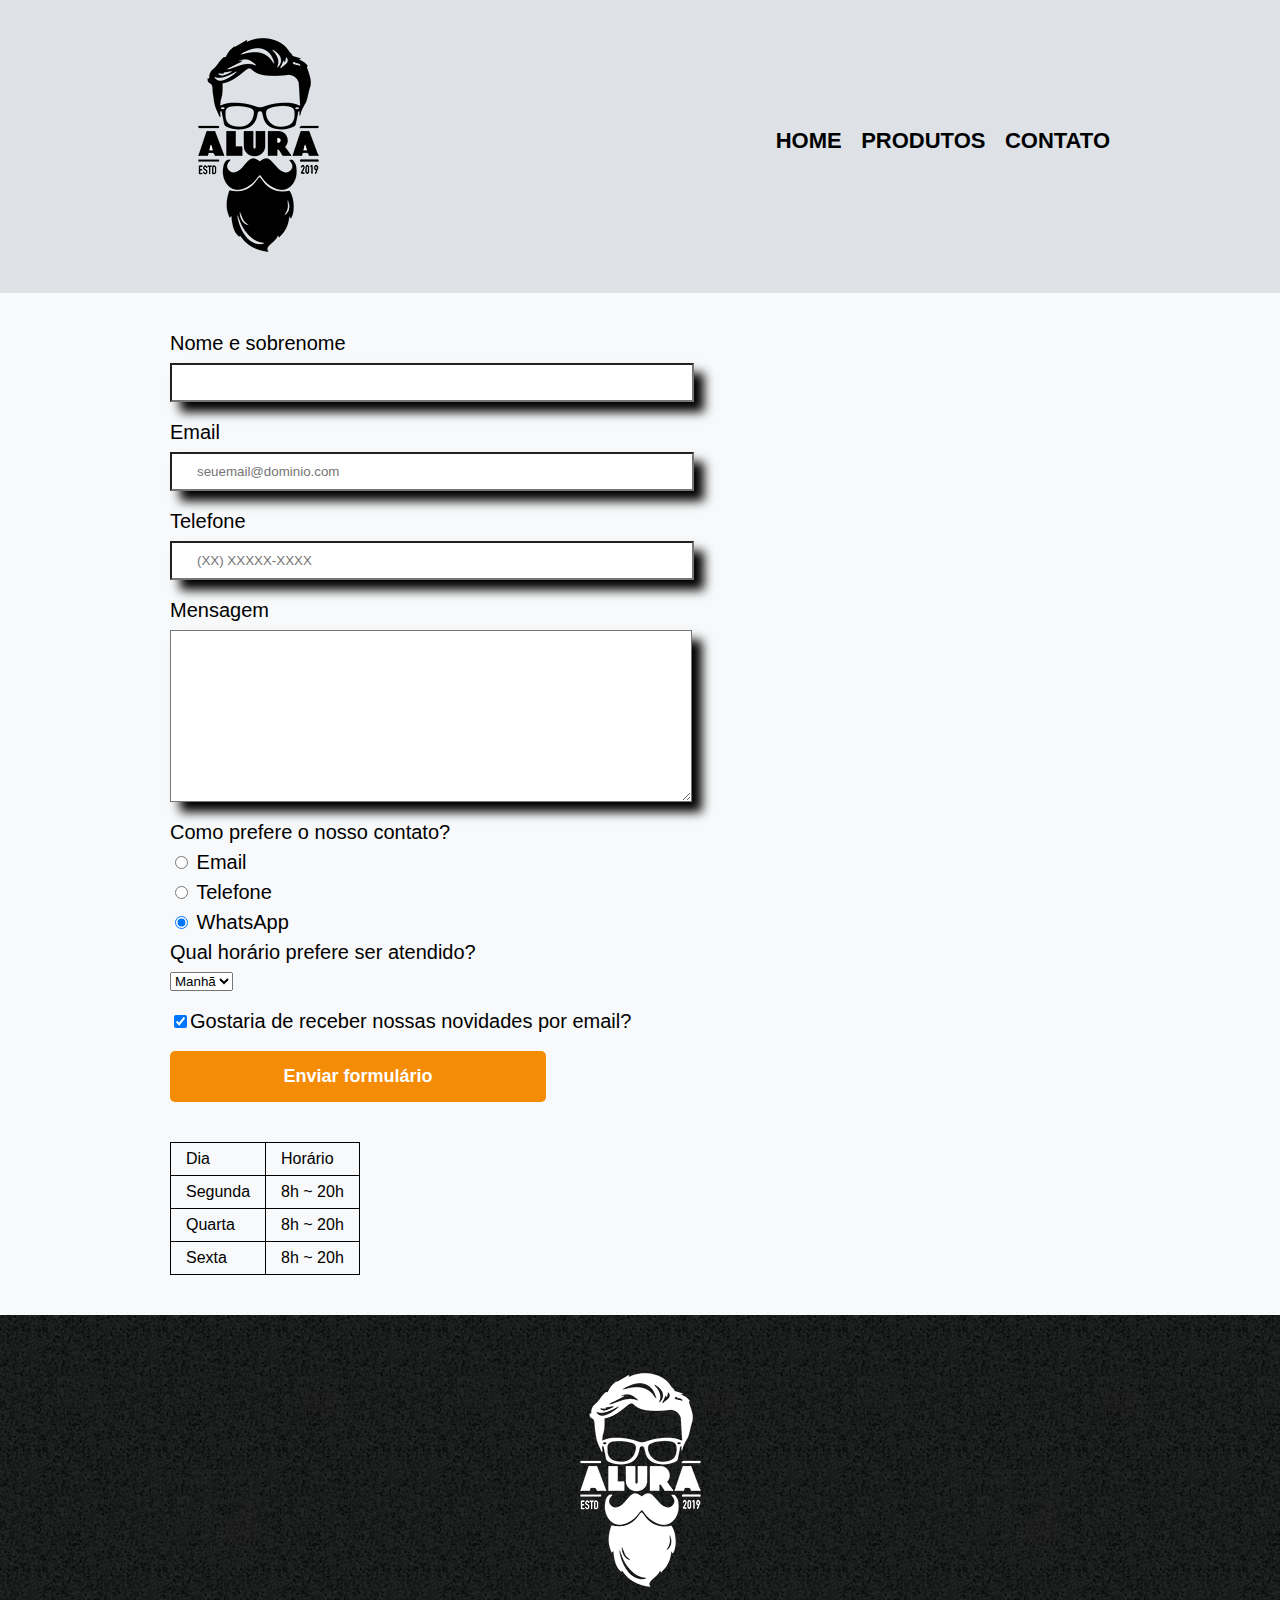
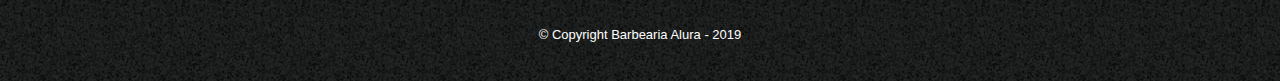
<file: Barbearia Alura/contato.html>
<!DOCTYPE html>
<html class="fundo" lang="pt-br">
	<head>
		<meta charset="UTF-8">
		<title>Contato - Barbearia Alura</title>

		<link rel="stylesheet" href="reset.css">
		<link rel="stylesheet" href="style.css">
	</head>
	<body>
		<header>
			<div class="caixa">
				<h1><img src="./img/foto-logo.png" alt="Logo da Barbearia Alura"></h1>

				<nav>
					<ul>
						<li><a href="index.html">Home</a></li>
						<li><a href="produtos.html">Produtos</a></li>
						<li><a href="contato.html">Contato</a></li>
					</ul>
				</nav>
			</div>
		</header>

		<main class="margem">
			<form>
				<label for="nomesobrenome">Nome e sobrenome</label>
				<input type="text" id="nomesobrenome" class="input-padrao" required>

				<label for="email">Email</label>
				<input type="email" id="email" class="input-padrao" required placeholder="seuemail@dominio.com">

				<label for="telefone">Telefone</label>
				<input type="tel" id="telefone" class="input-padrao" required placeholder="(XX) XXXXX-XXXX">

				<label for="mensagem">Mensagem</label>
				<textarea cols="70" rows="10" id="mensagem" class="input-padrao" required></textarea>

				<fieldset>
					<legend>Como prefere o nosso contato?</legend>
					<label for="radio-email"><input type="radio" name="contato" value="email" id="radio-email"> Email</label>
					
					<label for="radio-telefone"><input type="radio" name="contato" value="telefone" id="radio-telefone"> Telefone</label>
					
					<label for="radio-whatsapp"><input type="radio" name="contato" value="whatsapp" id="radio-whatsapp" checked> WhatsApp</label>
				</fieldset>

				<fieldset>
					<legend>Qual horário prefere ser atendido?</legend>
					<select>
						<option>Manhã</option>
						<option>Tarde</option>
						<option>Noite</option>
					</select>
				</fieldset>

				<label class="checkbox"><input type="checkbox" checked>Gostaria de receber nossas novidades por email?</label>

				<input type="submit" value="Enviar formulário" class="enviar">
			</form>

			<table>
				<tr>
					<td>Dia</td>
					<td>Horário</td>
				</tr>
				<tr>
					<td>Segunda</td>
					<td>8h ~ 20h</td>
				</tr>
				<tr>
					<td>Quarta</td>
					<td>8h ~ 20h</td>
				</tr>
				<tr>
					<td>Sexta</td>
					<td>8h ~ 20h</td>
				</tr>
			</table>
		</main>

		<footer>
			<img src="./img/foto-logo-branco.png" alt="Logo da Barbearia Alura">
			<p class="copyright">&copy; Copyright Barbearia Alura - 2019</p>
		</footer>
	</body>
</html>
</file>
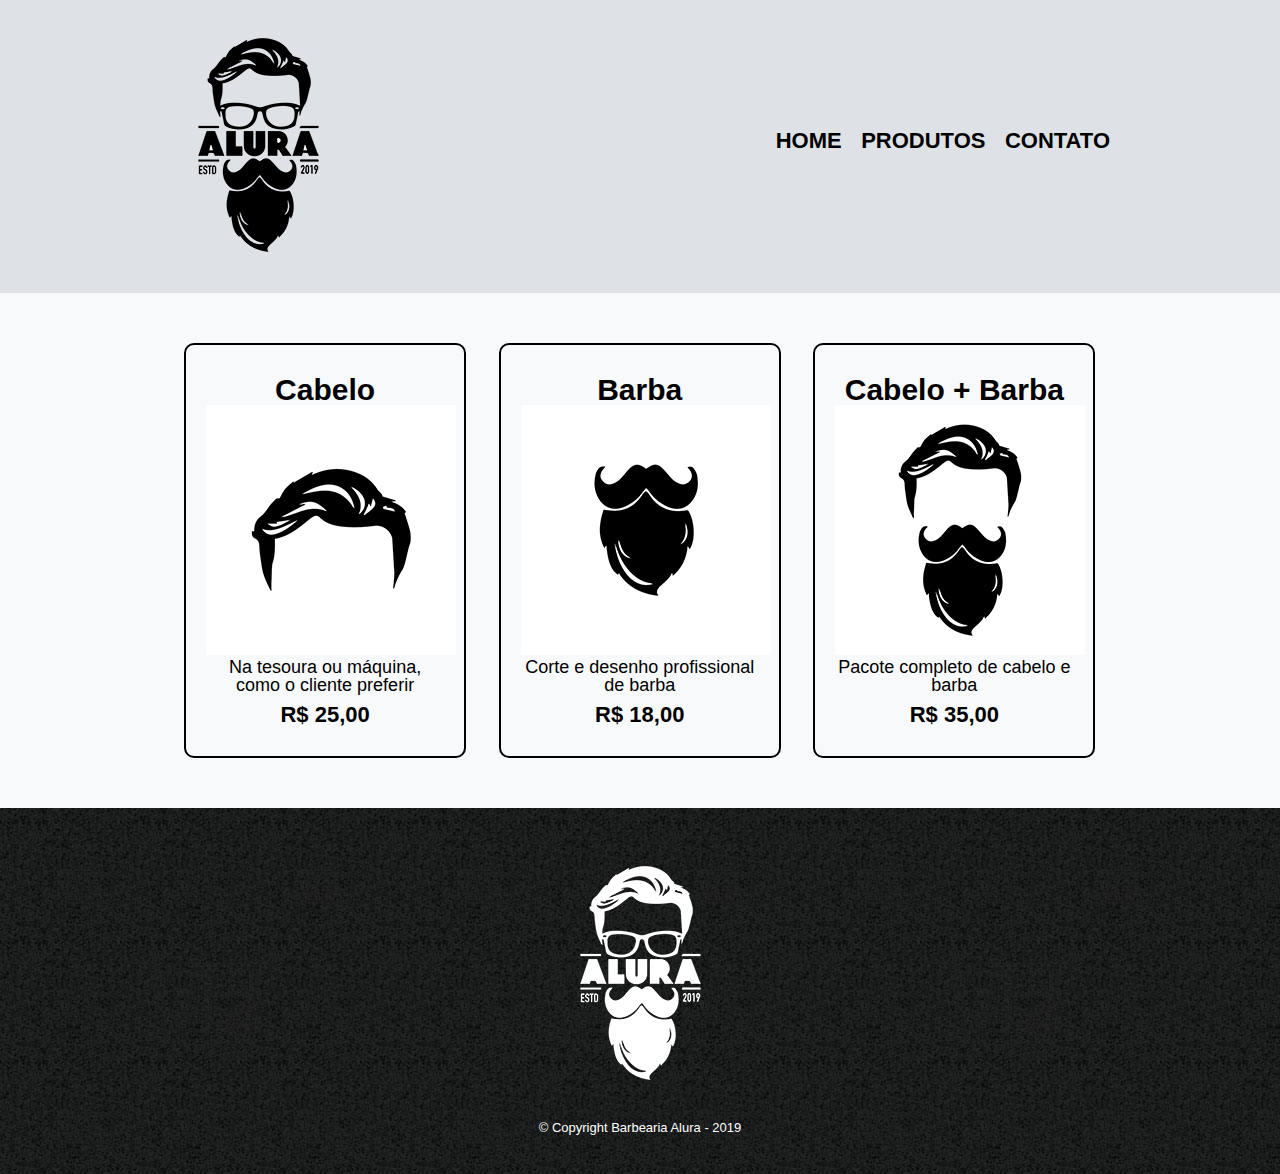
<file: Barbearia Alura/produtos.html>
<!DOCTYPE html>
<html class="fundo" lang="pt-br">
	<head>
		<meta charset="UTF-8">
		<title>Produtos - Barbearia Alura</title>

		<link rel="stylesheet" href="reset.css">
		<link rel="stylesheet" href="style.css">
	</head>
	<body>
		<header>
			<div class="caixa">
				<h1><img src="./img/foto-logo.png"></h1>

				<nav>
					<ul>
						<li><a href="index.html">Home</a></li>
						<li><a href="produtos.html">Produtos</a></li>
						<li><a href="contato.html">Contato</a></li>
					</ul>
				</nav>
			</div>
		</header>

		<main>
			<ul class="produtos">
				<li>
					<h2>Cabelo</h2>
					<img src="./img/foto-cabelo.jpg">
					<p class="produto-descricao">Na tesoura ou máquina, como o cliente preferir</p>
					<p class="produto-preco">R$ 25,00</p>
				</li>
				<li>
					<h2>Barba</h2>
					<img src="./img/foto-barba.jpg">
					<p class="produto-descricao">Corte e desenho profissional de barba</p>
					<p class="produto-preco">R$ 18,00</p>
				</li>
				<li>
					<h2>Cabelo + Barba</h2>
					<img src="./img/foto-cabelo+barba.jpg">
					<p class="produto-descricao">Pacote completo de cabelo e barba</p>
					<p class="produto-preco">R$ 35,00</p>
				</li>
			</ul>
		</main>

		<footer>
			<img src="./img/foto-logo-branco.png">
			<p class="copyright">&copy; Copyright Barbearia Alura - 2019</p>
		</footer>
	</body>
</html>
</file>
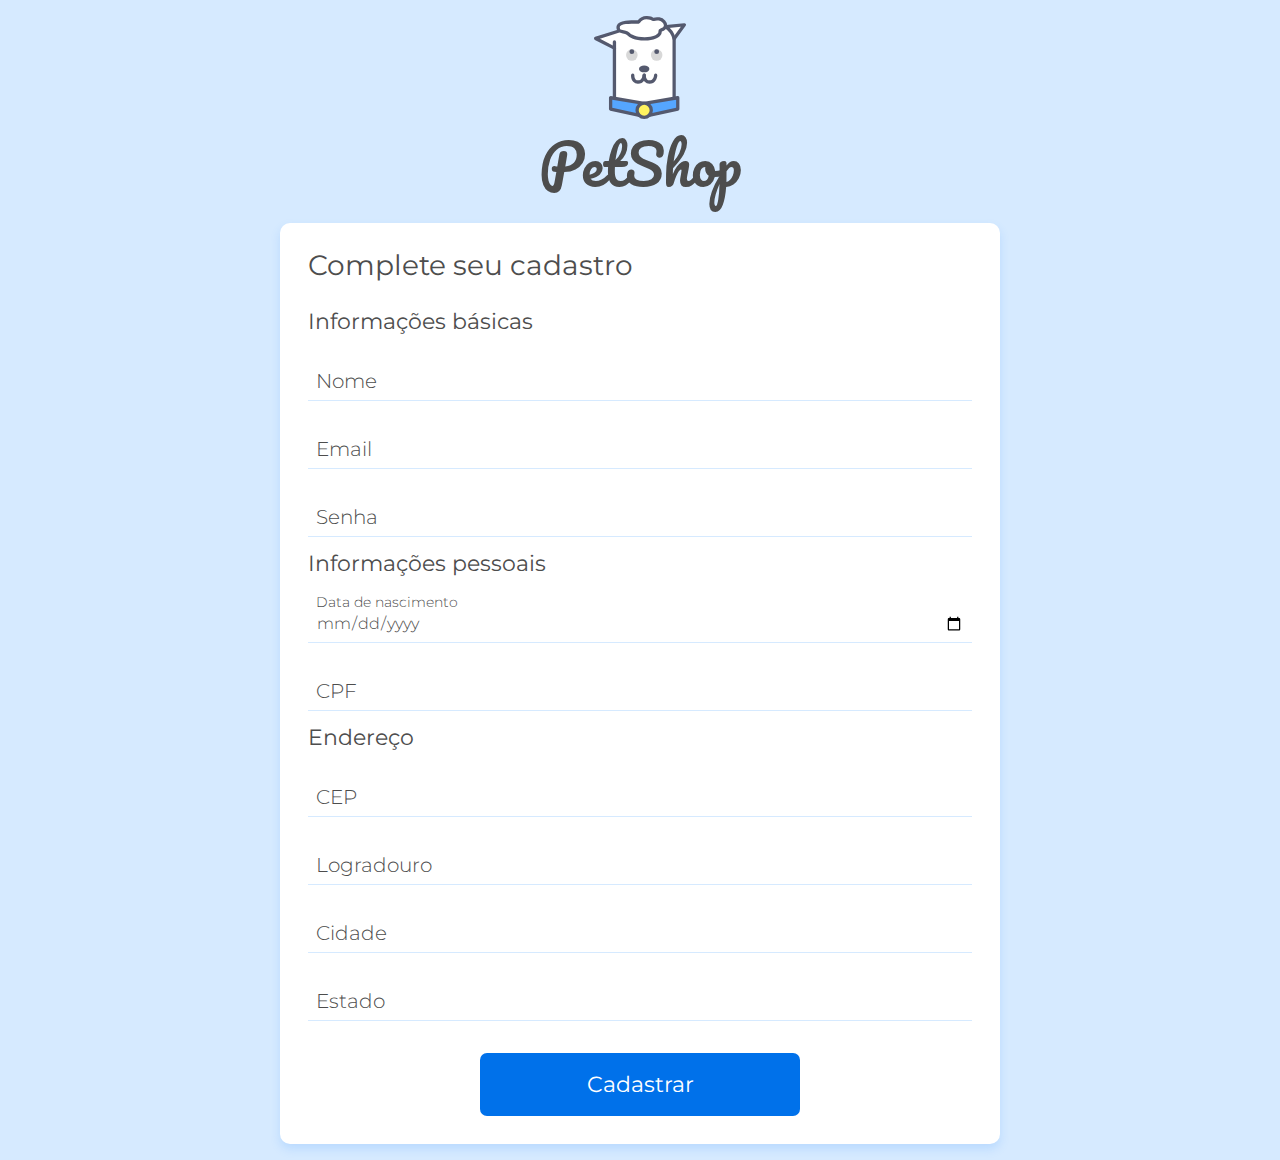
<file: JS Validação de Formulario/cadastro.html>
<!DOCTYPE html>
<html lang="pt">
<head>
    <meta charset="UTF-8">
    <meta name="viewport" content="width=device-width, initial-scale=1.0">
    <title>Doguito Petshop | Criar conta</title>
    <link href="https://fonts.googleapis.com/css2?family=Montserrat:wght@300;400&display=swap" rel="stylesheet">
    <link href="https://fonts.googleapis.com/css2?family=Pacifico&display=swap" rel="stylesheet"> 
    <link rel="stylesheet" href="./assets/css/base/base.css">
    <link rel="stylesheet" href="./assets/css/cadastro.css">
    <link rel="stylesheet" href="./assets/css/componentes/cartao.css">
    <link rel="stylesheet" href="./assets/css/componentes/inputs.css">
    <link rel="stylesheet" href="./assets/css/componentes/botao.css">
</head>
<body>
    <main class="container flex flex--coluna flex--centro">
        <div class="cadastro-cabecalho">
            <img src="./assets/img/doguito.svg" alt="Logo Doguito" class="cadastro-cabecalho__logo">
            <h1 class="cadastro-cabecalho__titulo">PetShop</h1>
        </div>
        <section class="cartao">
            <h2 class="cartao__titulo">Complete seu cadastro</h2>
            <form action="./cadastro_concluido.html" class="formulario flex flex--coluna">
                <fieldset>
                    <legend class="formulario__legenda">Informações básicas</legend>
                    <div class="input-container">
                        <input name="nome" id="nome" class="input" type="text" placeholder="Nome" data-tipo="nome" required>
                        <label class="input-label" for="nome">Nome</label>
                        <span class="input-mensagem-erro">Este campo não está válido</span>
                    </div>
                    <div class="input-container">
                        <input name="email" id="email" class="input" type="email" placeholder="Email" data-tipo="email" required>
                        <label class="input-label" for="email">Email</label>
                        <span class="input-mensagem-erro">Este campo não está válido</span>
                    </div>
                    <div class="input-container">
                        <input name="senha" id="senha" class="input" type="password" placeholder="Senha" pattern="^(?=.*[a-z])(?=.*[A-Z])(?=.*[0-9])(?!.*[ !@#$%^&*_=+-]).{6,12}$" title="A senha deve conter entre 6 a 12 caracteres, deve conter pelo menos uma letra maiúscula, um número e não deve conter símbolos." data-tipo="senha" required>
                        <label class="input-label" for="senha">Senha</label>
                        <span class="input-mensagem-erro">Este campo não está válido</span>
                    </div>
                </fieldset>
                <fieldset>
                    <legend class="formulario__legenda">Informações pessoais</legend>
                    <div class="input-container">
                        <input name="nascimento" id="nascimento" class="input" type="date" placeholder="Data de nascimento" data-tipo="dataNascimento" required>
                        <label class="input-label" for="nascimento">Data de nascimento</label>
                        <span class="input-mensagem-erro">Este campo não está válido</span>
                    </div>
                    <div class="input-container">
                        <input name="cpf" id="cpf" class="input" type="text" placeholder="CPF" data-tipo="cpf" required>
                        <label class="input-label" for="cpf">CPF</label>
                        <span class="input-mensagem-erro">Este campo não está válido</span>
                    </div>
                </fieldset>
                <fieldset>
                    <legend class="formulario__legenda">Endereço</legend>
                    <div class="input-container">
                        <input name="cep" id="cep" class="input" type="text" placeholder="CEP" pattern="[\d]{5}-?[\d]{3}" data-tipo="cep" required>
                        <label class="input-label" for="cep">CEP</label>
                        <span class="input-mensagem-erro">Este campo não está válido</span>
                    </div>
                    <div class="input-container">
                        <input name="logradouro" id="logradouro" class="input" type="text" placeholder="Logradouro" data-tipo="logradouro" required>
                        <label class="input-label" for="logradouro">Logradouro</label>
                        <span class="input-mensagem-erro">Este campo não está válido</span>
                    </div>
                    <div class="input-container">
                        <input name="cidade" id="cidade" class="input" type="text" placeholder="Cidade" data-tipo="cidade" required>
                        <label class="input-label" for="cidade">Cidade</label>
                        <span class="input-mensagem-erro">Este campo não está válido</span>
                    </div>
                    <div class="input-container">
                        <input name="estado" id="estado" class="input" type="text" placeholder="Estado" data-tipo="estado" required>
                        <label class="input-label" for="estado">Estado</label>
                        <span class="input-mensagem-erro">Este campo não está válido</span>
                    </div>
                </fieldset>
                <button class="botao">Cadastrar</a>
            </form>
        </section>
    </main>
    <script src="./js/app.js" type="module"></script>
</body>
</html>
</file>
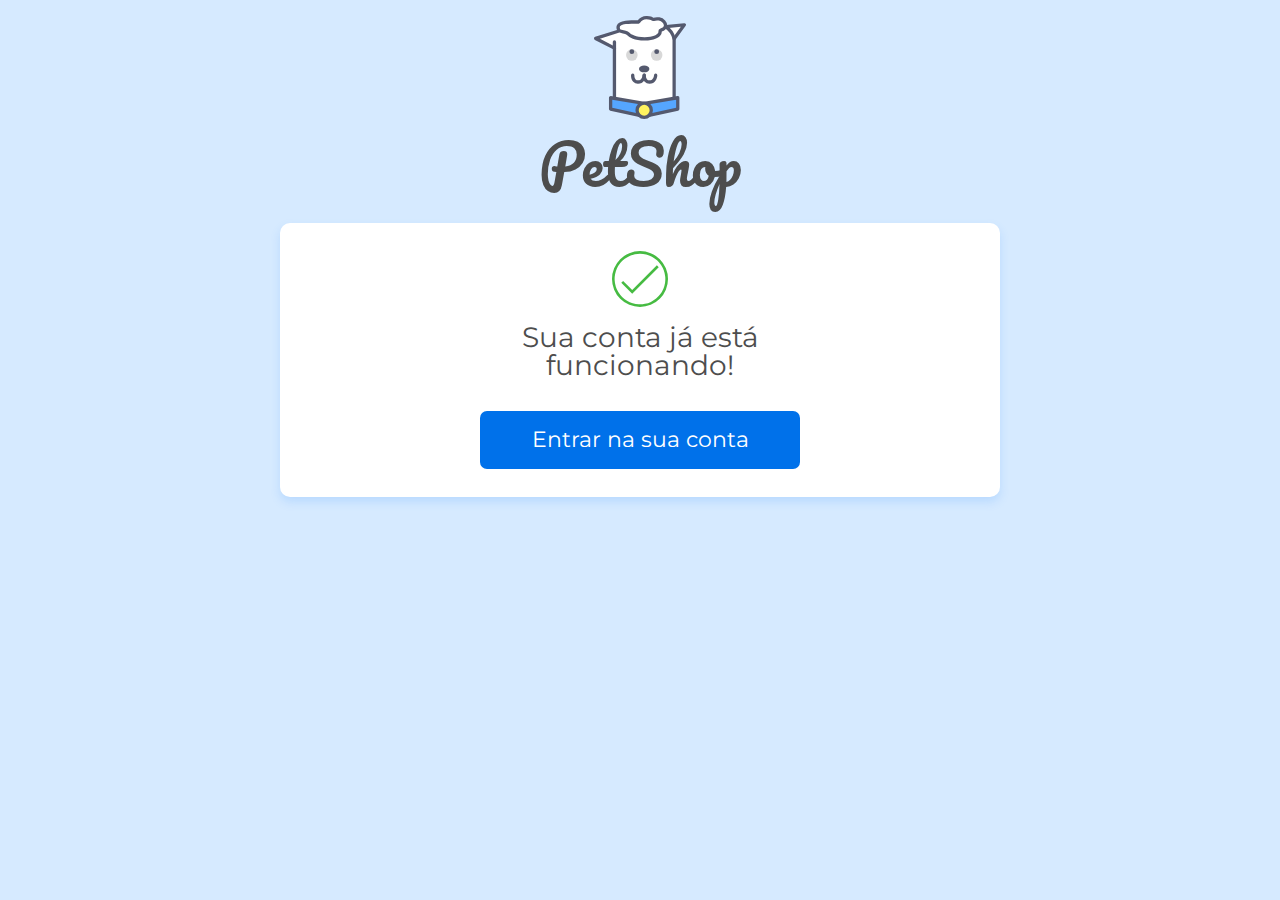
<file: JS Validação de Formulario/cadastro_concluido.html>
<!DOCTYPE html>
<html lang="pt">
<head>
    <meta charset="UTF-8">
    <meta name="viewport" content="width=device-width, initial-scale=1.0">
    <title>Doguito Petshop | Cadastro concluído</title>
    <link href="https://fonts.googleapis.com/css2?family=Montserrat:wght@300;400&display=swap" rel="stylesheet">
    <link href="https://fonts.googleapis.com/css2?family=Pacifico&display=swap" rel="stylesheet"> 
    <link rel="stylesheet" href="./assets/css/base/base.css">
    <link rel="stylesheet" href="./assets/css/cadastro_concluido.css">
    <link rel="stylesheet" href="./assets/css/componentes/cartao.css">
    <link rel="stylesheet" href="./assets/css/componentes/inputs.css">
    <link rel="stylesheet" href="./assets/css/componentes/botao.css">
</head>
<body>
    <main class="container flex flex--coluna flex--centro">
        <div class="cadastro-cabecalho">
            <img src="./assets/img/doguito.svg" alt="Logo Doguito" class="cadastro-cabecalho__logo">
            <h1 class="cadastro-cabecalho__titulo">PetShop</h1>
        </div>
        <section class="cadastro-cartao cartao">
            <span class="cadastro-cartao__icone-concluido"></span>
            <h1 class="cadastro-cartao__titulo cartao__titulo">Sua conta já está funcionando!</h1>
            <a href="#" class="botao">Entrar na sua conta</a>
        </section>
    </main>
</body>
</html>
</file>
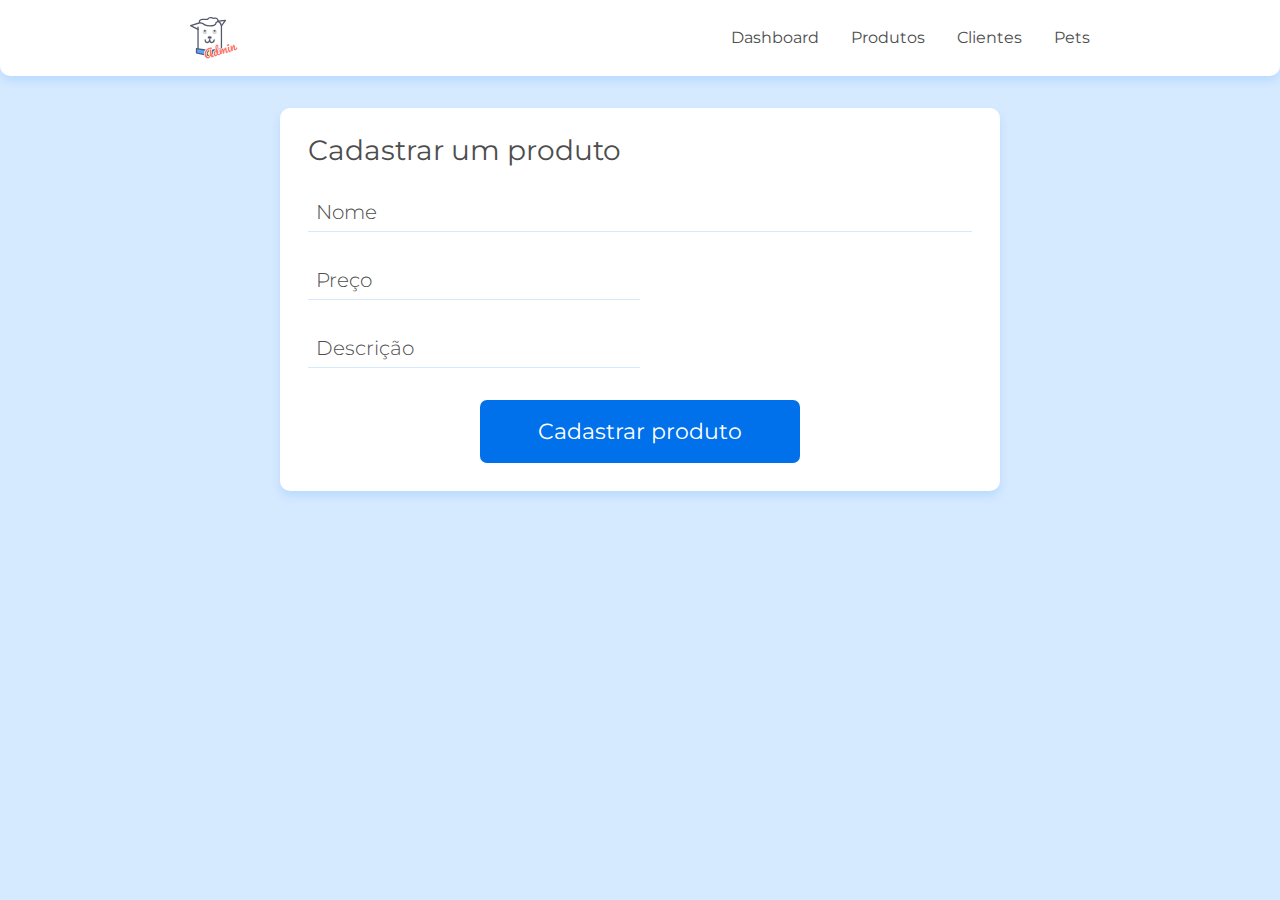
<file: JS Validação de Formulario/cadastro_produto.html>
<!DOCTYPE html>
<html lang="pt">
<head>
    <meta charset="UTF-8">
    <meta name="viewport" content="width=device-width, initial-scale=1.0">
    <title>Doguito Petshop | Cadastro de produto</title>
    <link href="https://fonts.googleapis.com/css2?family=Montserrat:wght@300;400&display=swap" rel="stylesheet">
    <link href="https://fonts.googleapis.com/css2?family=Pacifico&display=swap" rel="stylesheet"> 
    <link rel="stylesheet" href="./assets/css/base/base.css">
    <link rel="stylesheet" href="./assets/css/componentes/cabecalho.css">
    <link rel="stylesheet" href="./assets/css/componentes/cartao.css">
    <link rel="stylesheet" href="./assets/css/cadastra_cliente.css">
    <link rel="stylesheet" href="./assets/css/componentes/inputs.css">
    <link rel="stylesheet" href="./assets/css/componentes/botao.css">
    <link rel="stylesheet" href="./assets/css/cadastro_produto.css">
</head>
<body>
    <header class="cabecalho container">
        <img src="./assets/img/doguitoadm.svg" alt="Logo Doguito" class="cabecalho__logo">
        <nav>
            <ul class="cabecalho__lista-navegacao">
                <li class="cabecalho__link"><a href="#">Dashboard</a></li>
                <li class="cabecalho__link"><a href="#">Produtos</a></li>
                <li class="cabecalho__link"><a href="lista_cliente.html">Clientes </a></li>
                <li class="cabecalho__link"><a href="#">Pets</a></li>
            </ul>
        </nav>
    </header>
    <main class="container flex flex--centro flex--coluna">
        <section class="cartao cadastro">
            <h1 class="cartao__titulo">Cadastrar um produto</h1>
            <form action="./cadastro_produto_concluido.html" class="flex flex--coluna">
                <div class="input-container">
                    <input name="nome" id="nome" class="input" type="text" placeholder="Nome" data-tipo="nome" required>
                    <label class="input-label" for="nome">Nome</label>
                    <span class="input-mensagem-erro">Este campo não está válido</span>
                </div>
                <div class="input-container cadastro__preco-container">
                    <input name="preco" id="preco" class="input" type="text" placeholder="Preço" data-tipo="preco" required>
                    <label class="input-label" for="preco">Preço</label>
                    <span class="input-mensagem-erro">Este campo não está válido</span>
                </div>
                <div class="input-container cadastro__descricao-container">
                    <input class="input" name="descricao" id="descricao" placeholder="Descrição">
                    <label class="input-label" for="descricao">Descrição</label>
                    <span class="input-mensagem-erro">Este campo não está válido</span>
                </div>
                <button class="botao">Cadastrar produto</button>
            </form>
        </section>
    </main>
    <script src="./js/app.js" type="module"></script>
    <script src="https://github.com/codermarcos/simple-mask-money/releases/download/v3.0.0/simple-mask-money.js"></script>
</body>
</html>
</file>
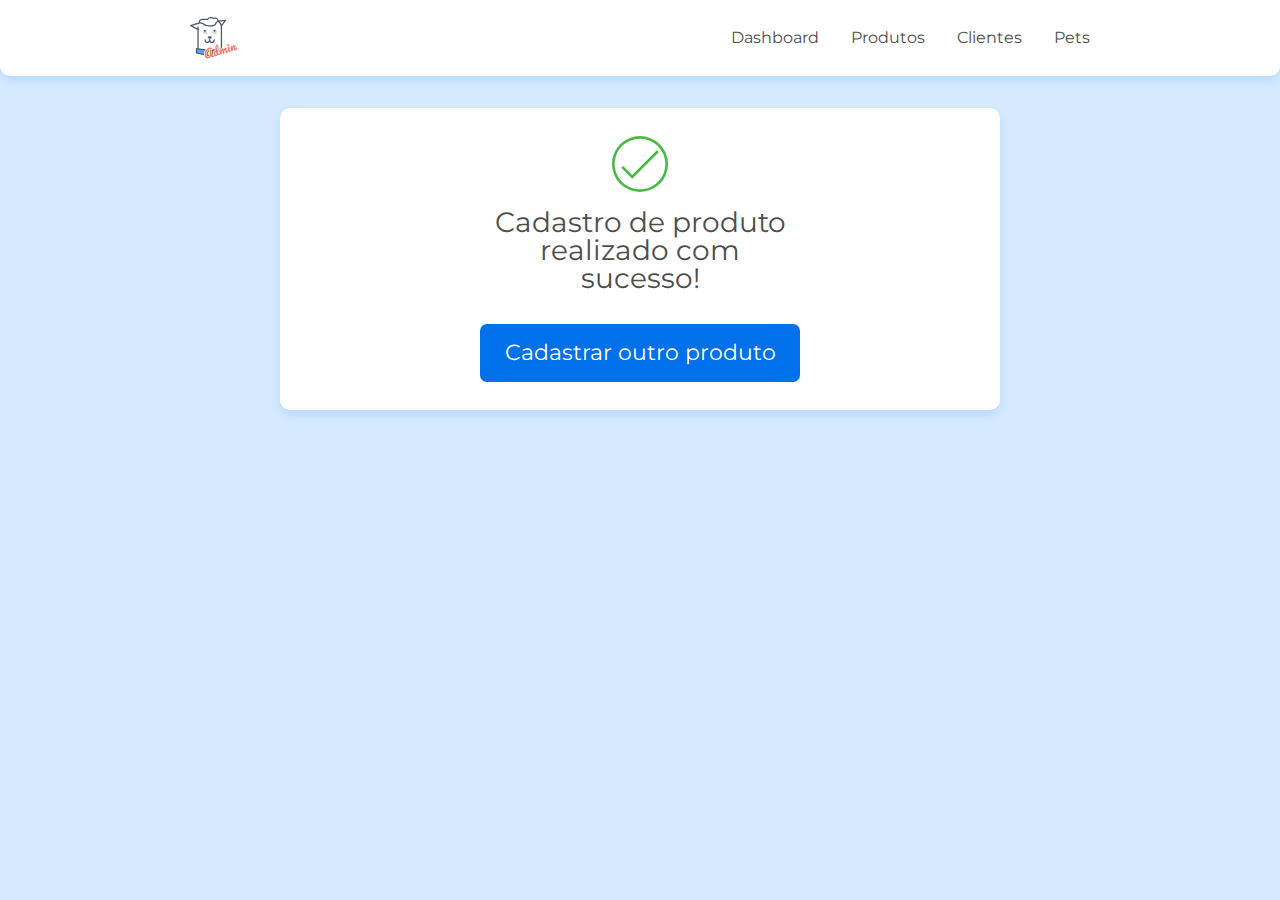
<file: JS Validação de Formulario/cadastro_produto_concluido.html>
<!DOCTYPE html>
<html lang="pt">
<head>
    <meta charset="UTF-8">
    <meta name="viewport" content="width=device-width, initial-scale=1.0">
    <title>Doguito Petshop | Cadastro concluído</title>
    <link href="https://fonts.googleapis.com/css2?family=Montserrat:wght@300;400&display=swap" rel="stylesheet">
    <link href="https://fonts.googleapis.com/css2?family=Pacifico&display=swap" rel="stylesheet"> 
    <link rel="stylesheet" href="./assets/css/base/base.css">
    <link rel="stylesheet" href="./assets/css/componentes/cabecalho.css">
    <link rel="stylesheet" href="./assets/css/cadastro_concluido.css">
    <link rel="stylesheet" href="./assets/css/componentes/cartao.css">
    <link rel="stylesheet" href="./assets/css/componentes/inputs.css">
    <link rel="stylesheet" href="./assets/css/componentes/botao.css">
</head>
<body>
    <header class="cabecalho container">
        <img src="./assets/img/doguitoadm.svg" alt="Logotipo Doguito" class="cabecalho__logo">
        <nav>
            <ul class="cabecalho__lista-navegacao">
                <li class="cabecalho__link"><a href="#">Dashboard</a></li>
                <li class="cabecalho__link"><a href="#">Produtos</a></li>
                <li class="cabecalho__link"><a href="#">Clientes</a></li>
                <li class="cabecalho__link"><a href="#">Pets</a></li>
            </ul>
        </nav>
    </header>
    <main class="container flex flex--coluna flex--centro">
        <section class="cadastro-cartao cartao">
            <span class="cadastro-cartao__icone-concluido"></span>
            <h1 class="cadastro-cartao__titulo cartao__titulo">Cadastro de produto realizado com sucesso!</h1>
            <a href="./cadastro_produto.html" class="botao">Cadastrar outro produto</a>
        </section>
    </main>
</body>
</html>
</file>
<file: Arquitetura CSS/assets/css/cabecalho.css>
.cabecalho {
    align-items: center;
    background: #f9f9f9;
    display: flex;
    justify-content: space-between;
}

@media screen and (min-width: 0) {
    .cabecalho {
        padding: 0 1rem;
        justify-content: center;
    }
}
@media screen and (min-width: 768px) {
    .cabecalho {
        padding: 0 5rem;
        justify-content: space-between;
    }
}
</file>
<file: Arquitetura CSS/assets/css/logo.css>
@media screen and (min-width: 0) {
    .logo {
        display: none;
    }
}
@media screen and (min-width: 768px) {
    .logo {
        display: block;
    }
}
</file>
<file: Arquitetura CSS/assets/css/menu/menu-lista.css>
.menu__lista {
    display: flex;
}
</file>
<file: Arquitetura CSS/assets/css/menu/menu-item.css>
.menu__item {
    list-style: none;
}
</file>
<file: Arquitetura CSS/assets/css/menu/menu-link.css>
.menu__link {
    color: #808080;
    margin-right: 1.25rem;
    text-decoration: none;
    text-transform: lowercase;
}

.menu__link--ativo {
    color: #333333;
    font-weight: bold;
}

.menu__link:last-child {
    margin-right: none;
}

.menu__link:hover {
    text-decoration: underline;
}
</file>
<file: Arquitetura CSS/assets/css/banner/banner.css>
.banner {
    position: relative;
}
</file>
<file: Arquitetura CSS/assets/css/banner/banner-imagem.css>
.banner__imagem {
    background: url('../../img/banner.jpg') no-repeat center / cover;
    width: 100%;
}

@media screen and (min-width: 0) {
    .banner__imagem {
        height: calc(100vh - 51px);
    }
}
@media screen and (min-width: 768px) {
    .banner__imagem {
        height: calc(100vh - 72px);
    }
}
</file>
<file: Arquitetura CSS/assets/css/banner/banner-titulo.css>
.banner__titulo {
    color: #fdfdfd;
    font-family: Pacifico, cursive;
    position: absolute;
    left: 50%;
    text-shadow: 0 4px 4px rgba(0, 0, 0, 0.75);
    top: 50%;
    text-align: center;
    transform: translate(-50%, -50%);
    width: 100%;
}

@media screen and (min-width: 0) {
    .banner__titulo {
        font-size: 3rem;
    }
}
@media screen and (min-width: 768px) {
    .banner__titulo {
        font-size: 5.0625rem;
    }
}
</file>
<file: Arquitetura CSS/assets/css/sobre/sobre.css>
.sobre {
    text-align: center;
}

@media screen and (min-width: 0) {
    .sobre {
        padding: 2.5rem 1rem;
    }
}
@media screen and (min-width: 768px) {
    .sobre {
        padding: 2.5rem;
    }
}
</file>
<file: Arquitetura CSS/assets/css/sobre/sobre-titulo.css>
.sobre__titulo {
    color: #8d0606;
    font-family: Pacifico, cursive;
}

@media screen and (min-width: 0) {
    .sobre__titulo {
        font-size: 2rem;
    }
}
@media screen and (min-width: 768px) {
    .sobre__titulo {
        font-size: 3.1875rem;
    }
}
</file>
<file: Arquitetura CSS/assets/css/sobre/sobre-descricao.css>
.sobre__descricao {
    color: #595959;
    font-weight: 100;
}

@media screen and (min-width: 0) {
    .sobre__descricao {
        font-size: 1.3rem;
    }
}
@media screen and (min-width: 768px) {
    .sobre__descricao {
        font-size: 1.75rem;
    }
}
</file>
<file: Arquitetura CSS/assets/css/receitas.css>
.receitas {
    background: #e5e5e5;
    display: flex;
    flex-wrap: wrap;
}

@media screen and (min-width: 0) {
    .receitas {
        padding: 5rem 0 0 1rem;
    }
}
@media screen and (min-width: 768px) {
    .receitas {
        padding: 5rem 0 0 2.5rem;
    }
}
@media screen and (min-width: 992px) {
    .receitas {
        padding: 5rem 0 0 5rem;
    }
}
</file>
<file: Arquitetura CSS/assets/css/receita/receita.css>
.receita {
    background: #fdfdfd;
    display: flex;
    flex-direction: column;
    margin-bottom: 5rem;
}

@media screen and (min-width: 0) {
    .receita {
        margin-right: 1rem;
        width: 100%;
    }
}
@media screen and (min-width: 768px) {
    .receita {
        margin-right: 2.5rem;
        width: calc(33.33% - 2.5rem);
    }
}
@media screen and (min-width: 992px) {
    .receita {
        margin-right: 5rem;
        width: calc(25% - 5rem);
    }
}
</file>
<file: Arquitetura CSS/assets/css/receita/receita-imagem.css>
.receita__imagem {
    height: 250px;
}
</file>
<file: Arquitetura CSS/assets/css/receita/receita-conteudo.css>
.receita__conteudo {
    padding: 1rem;
}
</file>
<file: Arquitetura CSS/assets/css/receita/receita-titulo.css>
.receita__titulo {
    font-size: 1.4375rem;
}
</file>
<file: Arquitetura CSS/assets/css/receita/receita-descricao.css>
.receita__descricao {
    font-size: 1.1875rem;
    line-height: 1.5;
    text-align: justify;
}
</file>
<file: Arquitetura CSS/assets/css/receita/receita-botao.css>
.receita__botao {
    background: #8d0606;
    border: none;
    border-radius: 5px;
    color: #fdfdfd;
    padding: 1rem;
    transition: all .1s ease-in-out;
}

.receita__botao:hover {
    background: #620404;
    cursor: pointer;
}
</file>
<file: Arquitetura CSS/assets/css/quemSomos/quemSomos.css>
.quem-somos {
    padding: 5rem;
    text-align: center;
}
</file>
<file: Arquitetura CSS/assets/css/quemSomos/quemSomos-titulo.css>
.quem-somos__titulo {
    color: #8d0606;
    font-family: Pacifico, cursive;
    font-size: 3.1875rem;
    margin-bottom: 1rem;
}
</file>
<file: Arquitetura CSS/assets/css/quemSomos/quemSomos-descricao.css>
.quem-somos__descricao {
    color: #595959;
    font-size: 1.75rem;
    font-weight: 100;
}
</file>
<file: Arquitetura CSS/assets/css/pessoas.css>
.pessoas {
    display: flex;
    justify-content: space-around;
    padding-top: 3rem;
}

@media screen and (min-width: 0) {
    .pessoas {
        flex-direction: column;
    }
}
@media screen and (min-width: 768px) {
    .pessoas {
        flex-direction: row;
    }
}
</file>
<file: Arquitetura CSS/assets/css/pessoa/pessoa.css>
.pessoa {
    display: flex;
    flex-direction: column;
}

@media screen and (min-width: 0) {
    .pessoa {
        margin-bottom: 2rem;
    }
}
@media screen and (min-width: 768px) {
    .pessoa {
        margin-bottom: 0;
    }
}
</file>
<file: Arquitetura CSS/assets/css/pessoa/pessoa-imagem.css>
.pessoa__imagem {
    background-position: center;
    background-repeat: no-repeat;
    background-size: cover;
    border-radius: 100%;
    height: 300px;
    margin: 0 auto;
    width: 300px;
}

.pessoa__imagem--roberta {
    background-image: url('../../img/pessoas/roberta.jpg');
}

.pessoa__imagem--marcela {
    background-image: url('../../img/pessoas/marcela.jpg');
}

.pessoa__imagem--andreia {
    background-image: url('../../img/pessoas/andreia.jpg');
}
</file>
<file: Arquitetura CSS/assets/css/pessoa/pessoa-nome.css>
.pessoa__nome {
    color: #8d0606;
    font-family: Pacifico, cursive;
    font-size: 2rem;
    margin: 1rem 0;
}
</file>
<file: Arquitetura CSS/assets/css/pessoa/pessoa-funcao.css>
.pessoa__funcao {
    color: #595959;
    font-size: 1.25rem;
    text-transform: lowercase;
}
</file>
<file: Arquitetura CSS/assets/css/rodape.css>
.rodape {
    background: #bfbfbf;
    color: #fdfdfd;
    text-align: right;
    padding: 1.5625rem 5rem;
    text-transform: lowercase;
}

@media screen and (min-width: 0) {
    .rodape {
        font-size: 1.125rem;
    }
}
@media screen and (min-width: 768px) {
    .rodape {
        font-size: 2rem;
    }
}
</file>
<file: Barbearia Alura/style.css>
/*MENU DA PÁGINA*/
header {
	background: #dee2e6;
	padding: 20px 0;
}

.caixa {
	position: relative;
	width: 940px;
	margin: 0 auto;
}

nav {
	position: absolute;
	top: 110px;
	right: 0;
}

nav li {
	display: inline;
	margin: 0 0 0 15px;
}

nav a {
	text-transform: uppercase;
	color: #000000;
	font-weight: bold;
	font-size: 22px;
	text-decoration: none;
}

nav a:hover {
	color: #669bbc;
	text-decoration: underline;
}

/*PÁGINA HOME*/
body {
	font-family: 'Montserrat', sans-serif;
}

.banner {
	width:100%;
}

.titulo-principal {
	text-align: center;
	font-size: 2em;
	margin: 0 0 1em;
	clear: left;
}

.principal {
	padding: 3em 0;
	background: #FEFEFE;
	width: 940px;
	margin: 0 auto;
}

.principal p {
	margin: 0 0 1em;
}

.principal strong {
	font-weight: bold;
}

.principal em {
	font-style: italic;
}

.utensilios {
	width: 120px;
	float: left;
	margin: 0 20px 20px 0;
}

.mapa {
	padding: 3em 0;
	background: linear-gradient(#FEFEFE, #888888);
}

.mapa-conteudo {
	width: 940px;
	margin: 0 auto;
}

.mapa p {
	margin: 0 0 2em;
	text-align: center;
}

.beneficios {
	padding: 3em 0;
	background: #888888;
}

.conteudo-beneficios {
	width: 640px;
	margin: 0 auto;
}

.lista-beneficios {
	width: 40%;
	display: inline-block;
	vertical-align: top;
}

.itens {
	line-height: 1.5;
}

.itens:first-child {
	font-weight: bold;
}

.itens:before {
	content: "🟊";
}

.imagem-beneficios {
	width: 60%;
	opacity: 1;
	transition: 400ms;
	box-shadow: 10px 10px 10px 0 #000000;
}

.imagem-beneficios:hover {
	opacity: 0.3;
}

.video {
	width: 560px;
	margin: 2em auto;
	transition: 1s all;
	cursor: pointer;
}

.video:hover {
	transform: scale(1.2);
	box-shadow: 10px 10px 10px 0 #000000;
}

/*PÁGINA PRODUTOS*/
.fundo {
	background: #f8f9fa;
}
.produtos {
	width: 940px;
	margin: 0 auto;
	padding: 50px 0;
}

.produtos li {
	display: inline-block;
	text-align: center;
	width: 30%;
	vertical-align: top;
	margin: 0 1.5%;
	padding: 30px 20px;
	box-sizing: border-box;
	border: 2px solid #000000;
	border-radius: 10px;
}

.produtos li:hover {
	border-color: #C78C19;
	box-shadow: 5px 5px 5px 0 #000000;
}

.produtos li:active {
	border-color: #088C19;	
}

.produtos li:hover h2 {
	font-size: 34px;
}

.produtos h2 {
	font-size: 30px;
	font-weight: bold;
}

.produto-descricao {
	font-size: 18px;
}

.produto-preco {
	font-size: 22px;
	font-weight: bold;
	margin-top: 10px;
}

/*PÁGINA CONTATO*/
.margem {
	width: 940px;
  margin: 0 auto;
}

form {
	margin: 40px 0;
}

form label, form legend {
	display:block;
	font-size: 20px;
	margin: 0 0 10px;
}

.input-padrao {
	display: block;
	margin: 0 0 20px;
	padding: 10px 25px;
	width: 50%;
	box-shadow: 10px 10px 10px 0 #000000;
}

.checkbox {
	margin: 20px 0;
}

.enviar {
	width:40%;
	padding: 15px 0;
	background: #f48c06;
	color: white;
	font-weight: bold;
	font-size: 18px;
	border: none;
	border-radius: 5px;
	transition: 1s all;
	cursor: pointer;
}

.enviar:hover {
	background: #e85d04;
	transform: scale(1.2);
	box-shadow: 10px 10px 10px 0 #000000;
}

table {
	margin: 20px 0 40px;
}

thead {
	background: #555555;
	color: white;
	font-weight: bold;
}

td, th {
	border: 1px solid #000000;
	padding: 8px 15px;
}

/*RODAPÉ DA PÁGINA*/
footer {
	text-align: center;
	background: url("./img/foto-bg.jpg");
	padding: 40px 0;
}

footer p {
	color: white;
	font-size: 13px;
	margin-top: 20px;
}

.copyright {
	color: #FFFFFF;
	font-size: 13px;
	margin: 20px 0 0;
}

/*AJUSTE PARA CELULAR*/
@media screen and  (max-width: 480px) {

  .caixa, .principal, .conteudo-beneficios, .mapa-conteudo, .video {
    width: auto;
  }

  h1 {
    text-align: center;
  }

  nav {
    position: static;
  }

  .lista-beneficios, .imagem-beneficios {
    width: 100%;
  }

  .produtos {
    display: flex;
    flex-direction: column;
    width: auto;
    text-align: center;
    align-items: center;
  }

  .produtos li {
    width: 80%;
    margin-bottom: 20px;
  }

  .main {
    width: auto;
    margin-left: 15px;
  }

  .enviar {
    width: auto;
  }
}
</file>
<file: CSS Grid Layout/assets/css/style.css>
.app {
    background: #f1f1f1;
    display: grid;  
    font-family: Arial, Helvetica, sans-serif;
    grid-template-areas:"cabecalho" "conteudo" "rodape";
    grid-template-columns: auto;
    grid-template-rows: 50px auto auto;
}

.cabecalho {
    align-items: center;
    display: flex;
    grid-area: cabecalho;
    padding: 0 2rem;
}
 
.conteudo {
    grid-area: conteudo;
    padding: 0 2rem;
    justify-content: space-between;
}

.rodape {
    background: #fdfdfd;
    color: #333333;
    font-size: .8rem;
    grid-area: rodape;
    padding: 1rem;
    text-align: center;
}
</file>
<file: CSS Grid Layout/assets/css/destaques.css>
.caixa {
	align-items: flex-end;
	background: #dcdcdc;
	display: flex;
	justify-content: center;
}

.destaques {
	display: grid;
	grid-gap: .2rem;
	grid-template-columns: 25% 25% 25% 25%;
	grid-template-rows: 33.33% 33.33% 33.33%;
	height: calc(100vh - 50px);
}

.destaques__titulo {
	background: rgba(0, 0, 0, .5);
	color: #fdfdfd;
	padding: .6rem;
	text-align: center;
	width: 100%;
}

.destaques__principal {
	background: url('../img/fortnite.jpg') center / cover no-repeat;
	grid-row: 1 / 3;
}

.destaques__secundario:nth-child(2) {
	background: url('../img/pubg.jpg') center / cover no-repeat;
} 

.destaques__secundario:nth-child(3) {
	background: url('../img/slack.png') center / cover no-repeat;	
}

.destaques__secundario:nth-child(4) {
	background: url('../img/whatsapp.png') center / cover no-repeat;
}

.destaques__secundario:nth-child(5) {
	background: url('../img/cs-go.jpg') center / cover no-repeat;
}

.destaques__categorias {
	grid-column: 1 / 3;
	grid-row: 3 / 3;
}

.destaques__categorias___lista {
	display: flex;
	flex-wrap: wrap;
	height: 100%;
	justify-content: space-between;
}

.destaques__categorias___item {
	align-items: center;
	background:  #fdfdfd;
	border-left: 5px solid transparente;
	color: #333333;
	display: flex;
	padding: 1rem;
	width: 50%;
}

.destaques__categorias___link {
	color: inherit;
}
</file>
<file: CSS Grid Layout/assets/css/populares.css>
.populares {
	padding: 3rem 0;
}

.populares__conteudo {
	display: flex;
	flex-wrap: wrap;
	grid-area: conteudo;
	padding: 1rem 0;
}

.populares__card {
	background: #fdfdfd;
	display: grid;
	grid-template-areas: "card-imagem" "card-corpo";
	grid-template-columns: 100%;
}

.populares__card:last-child {
	margin-right: 0;
}

.populares__card___imagem {
	grid-area: card-imagem;
	height: 100%;
	width: 100%;
}

.populares__card___corpo {
	display: grid;
	grid-area: card-corpo;
	grid-row-gap: .5rem;
	grid-template-areas: "card-cabecalho" "card-conteudo";
	grid-template-rows: 50px auto;
	padding: .75rem;
}

.populares__card___titulo {
	color: #333333;
	font-size: 1.5rem;
}

.populares__card___data {
	color: #808080;
	font-size: .9rem;
}

.populares__card___descricao {
	color: #333333;
	line-height: 1.5;
	margin: 1ren 0;
	text-align: justify;
}

.populares__titulo {
	font-weight: 500;
}

.populares__icone {
	margin-right: .25rem;
}

.populares__cabecalho {
	border-bottom: 1px solid #dcdcdc;
	display: flex;
	justify-content: space-between;
}

.populares__botao {
	background: transparent;
	border: none;
	color: #333333;
}
</file>
<file: CSS Grid Layout/assets/css/menu.css>
.menu__link {
	color: #333333;
	padding: .5rem 1rem;
}

.menu__link:hover, .menu__link.ativo {
	border-bottom: 2px solid #0073e6;
}
</file>
<file: CSS Grid Layout/assets/css/responsivo.css>
@media screen and (min-width: 0) {
    .destaques__principal, .destaques__categorias {
        grid-column: 1 / 5;
    }

    .destaques__secundario:nth-child(2) {
        display: none;
        grid-column: none;
        grid-row: none;
    }

    .destaques__secundario:nth-child(3) {
        display: none;
        grid-column: none;
        grid-row: none;
    }

    .destaques__secundario:nth-child(4) {
        display: none;
        grid-column: none;
        grid-row: none;
    }

    .destaques__secundario:nth-child(5) {
        display: none;
        grid-column: none;
        grid-row: none;
    }

    .populares__conteudo {
        flex-direction: column;
    }

    .populares__card {
        grid-template-rows: 150px auto;
        margin-bottom: 3rem;
        margin-right: 0;
        width: 100%;
    }
}
@media screen and (min-width: 768px) {
    .destaques__principal {
        grid-column: 1 / 4;
    }

    .destaques__secundario:nth-child(2) {
        display: flex;
        grid-column: 4 / 4;
        grid-row: 1 / 1;
    }

    .destaques__secundario:nth-child(3) {
        display: flex;
        grid-column: 4 / 4;
        grid-row: 2 / 2;
    }

    .destaques__secundario:nth-child(4) {
        display: flex;
        grid-column: 4 / 4;
        grid-row: 3 / 3;
    }

    .destaques__secundario:nth-child(5) {
        display: flex;
        grid-column: 3 / 3;
        grid-row: 3 / 3;
    }

    .destaques__categorias {
        grid-column: 1 / 3;
    }

    .populares__conteudo {
        flex-direction: row;
    }

    .populares__card {
        grid-template-rows: 173px auto;
        margin-right: 1rem;
        width: calc(50% - 1rem);
    }
}
@media screen and (min-width: 992px) {
    .populares__card {
        width: calc(33.33% - 1rem);
    }
}
@media screen and (min-width: 1200px) {
    .populares__card {
        margin-bottom: 0; 
        width: calc(20% - 1rem);
        justify-conten
    }
}
</file>
<file: JS Manipulando DOM/assets/css/style.css>
body {
  margin: 0;
}

.app {
  display: flex;
  align-items: center;
  justify-content: center;
  width: 100vw;
  min-height: 100vh;
}

.todo-list {
  background-color: #0B2027;
  font-family: "Space Mono", monospace;
  padding: 1rem;
  min-width: 400px;
  min-height: 300px;
}

.title {
  border-bottom: 1px solid rgba(246, 241, 209, 0.5);
  font-size: 1.5rem;
  font-family: "BioRhyme", serif;
  color: #F6F1D1;
}

.form {
  display: flex;
  justify-content: center;
}

.form-input,
.form-button {
  border-radius: 0;
  padding: 0.75rem;
  font-size: 0.75rem;
}

.form-input {
  outline: none;
  background-color: #F6F1D1;
  border-color: rgba(255, 255, 255, 0.1);
}

.form-button {
  border: 1px;
  background: #F6F1D1;
  text-transform: uppercase;
  cursor: pointer;
  margin-left: 0.25rem;
}

.form-button:hover {
  color: #F6F1D1;
  background: rgba(246, 241, 209, 0.1);
}

body {
  margin: 0;
}

.app {
  display: flex;
  align-items: center;
  justify-content: center;
  width: 100vw;
  min-height: 100vh;
}

.todo-list {
  background-color: #0B2027;
  font-family: "Space Mono", monospace;
  padding: 1rem;
  min-width: 400px;
  min-height: 300px;
}

.title {
  border-bottom: 1px solid rgba(246, 241, 209, 0.5);
  font-size: 1.5rem;
  font-family: "BioRhyme", serif;
  color: #F6F1D1;
}

.form {
  display: flex;
  justify-content: center;
}
.form-input, .form-button {
  border-radius: 0;
  padding: 0.75rem;
  font-size: 0.75rem;
}
.form-input {
  outline: none;
  background-color: #F6F1D1;
  border-color: rgba(255, 255, 255, 0.1);
}
.form-button {
  border: 1px;
  background: #F6F1D1;
  text-transform: uppercase;
  cursor: pointer;
  margin-left: 0.25rem;
}
.form-button:hover {
  color: #F6F1D1;
  background: rgba(246, 241, 209, 0.1);
}

.list {
  padding: 0;
  list-style: none;
  width: 100%;
}

.task {
  background-color: rgba(255, 255, 255, 0.1);
  color: #F6F1D1;
  display: flex;
  justify-content: space-between;
  margin-bottom: 0.5rem;
  padding: 1rem 3rem;
}

.check-button, .delete-button {
  background-color: #F6F1D1;
  border: none;
  box-shadow: 0 0 8px rgba(0, 0, 0, 0.1);
  outline: none;
  border-radius: 2px;
  cursor: pointer;
}

.task.done .check-button {
  background-color: #46494C;
  color: #F6F1D1;
}

.check-icon {
  display: block;
  padding: 1px;
  width: 10px;
  height: 10px;
  background-color: transparent;
  border-radius: 50%;
}

.task.done .check-icon {
  background-color: #0B2027;
}

.content {
  margin: 0;
}

.task.done .content {
  text-decoration: line-through;
}

/*# sourceMappingURL=style.css.map */
</file>
<file: Posicione Elementos Com Flexbox/css/style.css>
body {
	background-color: #F2F5F7;
	font-family: 'Open Sans',Arial,sans-serif;
}

.container {
	width: 94%;
	margin: 0 auto;
}

.cabecalhoPrincipal {
	background-color: #FFF;
	padding: 20px 0;
}

.cabecalhoPrincipal-titulo {
	font-weight: bold;
	font-size: 2em;
	margin-bottom: 20px;
}

.cabecalhoPrincipal-titulo a {
	text-decoration: none;
	color: inherit;
}

.cabecalhoPrincipal-nav-link {
	padding: 10px;
	margin-bottom: 10px;
	color: #9799A6;
	background-color: #FFF;
	text-decoration: none;
	transition: .5s;
	display: block;

	border-bottom: 1px solid #9799A6;
}

.conteudoPrincipal {
	margin-top: 20px;
	margin-bottom: 20px;
}

.subtitulo {
	font-weight: bold;
	font-size: 32px;
	margin-bottom: 10px;
	text-align: center;
}

.conteudoPrincipal-cursos-link {
	height: 100px;
	background-color: #FFF;
	text-align: center;
	margin: 1%;
	transition: .3s;
	box-shadow: 2px 2px 2px #CCC;
	position: relative;
}

.conteudoPrincipal-cursos-link a {
	text-decoration: none;
	color: #000;
	font-weight: bold;
	display: block;
	width: 100%;
	height: 100%;
	position: absolute;
	top: 0;
	left: 0;
}

.conteudoPrincipal-cursos-link:hover {
	box-shadow: 4px 4px 4px #CCC;
}

.conteudoPrincipal-cursos-link a:before {
	content: '';
	display: block;
	width: 50px;
	height: 50px;
	margin: 10px auto;
}

.conteudoPrincipal-cursos-link:nth-child(even) a:before {
	background: url(../img/background1.svg) no-repeat;	
}

.conteudoPrincipal-cursos-link:nth-child(odd) a:before {
	background: url(../img/background2.svg) no-repeat;
}


.rodapePrincipal {
	background-color: #324C64;
	padding-top: 20px;
}

.rodapePrincipal .subtitulo {
	color: #FFF;
}

.rodapePrincipal-navMap-link {
	text-decoration: none;
	color: #FFF;
	margin-top: 10px;
}

.rodapePrincipal-navMap-link {
	font-size: .9em;
}

.navmap-list-title {
	font-weight: 700;
	font-size: 1.3em;
	margin: .9em 0;
	padding-left: .3em;
	padding-top: .2em;
	padding-bottom: .2em;
}

.navmap-list-title + .rodapePrincipal-navMap-link {
	margin-top: 0;
}

.navmap-list-title-bancoDeDados { color: #EC6E5A; border-left: 4px solid #EC6E5A; }
.navmap-list-title-framework { color: #AD85BF; border-left: 4px solid #AD85BF; }
.navmap-list-title-frontend { color: #5EC6F3; border-left: 4px solid #5EC6F3; }
.navmap-list-title-backend { color: #25D285; border-left: 4px solid #25D285; }

.rodapePrincipal-patrocinadores {
	margin-top: 30px;
	background: #F2F5F7;
	padding: 20px 0;
}

.rodapePrincipal-contatoForm {
	margin-top: 20px;
	text-align: center;
}

.rodapePrincipal-contatoForm label[for=email-contato] {
	font-weight: bold;
	font-size: 14px;
	color: #000;
	margin-bottom: 5px;
	display: block;
}

.rodapePrincipal-contatoForm-emailInput {
	border-top-left-radius: 5px;
	border-bottom-left-radius: 5px;
	padding: 10px;
}

.rodapePrincipal-contatoForm-submit {
	border-top-right-radius: 5px;
	border-bottom-right-radius: 5px;
	background-color: #4DBA7A;
	color: #FFF;
	cursor: pointer;
	
}

.rodapePrincipal-contatoForm-submit,
.rodapePrincipal-contatoForm-emailInput {
	outline: 0;
	border: 1px solid #4DBA7A;
	box-sizing: border-box;
	font-size: 16px;
}

.videoSobre {
	background-color: #5E9EDC;
	padding: 25px 0;

}

.videoSobre-video {
	max-width: 100%;
}

.videoSobre .container {
	color: #FFF;
}

.videoSobre-sobre-title {
	font-size: 1.2em;
	font-weight: bolder;
}

.videoSobre-sobre {
	font-size: 1.3em;
	line-height: 2;
}

.videoSobre-button {
	border-radius: 8px;
	background-color: #ec6e5a;
	display: block;
	color: #FFF;
	border: none;
	height: 50px;
	font-size: .8em;
	outline: none;
}

.rodapePrincipal-contatoForm-legend {
	margin-bottom: 10px;
}

@media(min-width: 769px) {

	.container {
		width: 85%;	
	}

	.subtitulo {
		text-align: left;
	}

	.cabecalhoPrincipal-nav-link {
		border-radius: 5px;
		border: 1px solid #9799A6;
	}

	.cabecalhoPrincipal-nav-link:hover {
		color: #FFF;
		background-color: #9799A6;
	}

	.cabecalhoPrincipal-titulo {
		margin: 0;
	}

	.cabecalhoPrincipal-nav {
		width: auto;
	}

	.cabecalhoPrincipal-nav-link {
		width: auto;
		margin: 0 0 0 10px;
	}

	.rodapePrincipal-contatoForm {
		margin-top: 0;
		text-align: left;
	}

	.conteudoPrincipal-cursos-link:nth-child(3n) {
		margin-right: 0;
	}

	.conteudoPrincipal-cursos-link:nth-child(3n+1) {
		margin-left: 0;
	}

}

@media(min-width: 1000px) {
	.conteudoPrincipal-cursos-link {
		margin: 1.333%;
	}

	.conteudoPrincipal-cursos-link:nth-child(3n) {
		margin-right: 1.33%;
	}

	.conteudoPrincipal-cursos-link:nth-child(3n+1) {
		margin-left: 1.333%;
	}

	.conteudoPrincipal-cursos-link:nth-child(4n) {
		margin-right: 0;
	}

	.conteudoPrincipal-cursos-link:nth-child(4n+1) {
		margin-left: 0;
	}

	.videoSobre-sobre {
		margin-left: 1.5em;
	}

}
</file>
<file: Posicione Elementos Com Flexbox/css/flexbox.css>
.cabecalhoPrincipal .container {
	display: flex;
	align-items: center;
	justify-content: space-between;
}
.cabecalhoPrincipal-nav {
	display: flex;
}

.rodapePrincipal-patrocinadores .container {
	display: flex;
	justify-content: space-between;

}

.rodapePrincipal-patrocinadores-list {
	display: flex;
	align-items: center;
	justify-content: space-around;
	width: 70%;
	margin-right: 5%;
}

.rodapePrincipal-contatoForm {
	width: 25%;
}

.rodapePrincipal-contatoForm-fieldset {
	display: flex;
}

.rodapePrincipal-navMap-list {
	display: flex;
	flex-direction: column;
	flex-wrap: wrap;
	height: 250px;
}

.conteudoPrincipal-cursos {
	display: flex;
	flex-wrap: wrap;
	justify-content: flex-start;
}

.conteudoPrincipal-cursos-link {
	width: 20%;
	margin-bottom: 1%;

}

.videoSobre .container {
	display: flex;
}

.videoSobre-sobre {
	text-align: center;
	display: flex;
	flex-direction: column;
	flex-grow: 1;
}

.videoSobre-sobre-list {
	flex-grow: 1;
}

.videoSobre-video {
	flex-grow: 1;
}



/*parte mobile*/
@media(max-width:  768px) {
	.cabecalhoPrincipal-nav {
		flex-direction: column;
	}

	.cabecalhoPrincipal .container {
		flex-direction: column;
		align-items: initial;
		text-align: center;
	}

	.conteudoPrincipal-cursos {
		flex-direction: column;
	}

	.conteudoPrincipal-cursos-link {
		width: 100%;
	}

	.rodapePrincipal-navMap-list {
		height: auto;
	}

	.rodapePrincipal-patrocinadores .container {
		flex-direction: column;
		align-items: center;
	}

	.rodapePrincipal-patrocinadores-list {
		margin: 0;
		width: 100%;
	}

	.rodapePrincipal-contatoForm {
		width: 100%;
	}

	.rodapePrincipal-contatoForm-fieldset {
		justify-content: center;
	}
	.cabecalhoPrincipal-nav-link-app {
		order: -1;
	}

	.videoSobre .container {
		flex-direction: column;
	}

	.videoSobre-video {
		margin: 0 auto;
	}
}
</file>
<file: JS Validação de Formulario/assets/css/cadastro.css>
.cadastro-cabecalho {
    display: flex;
    flex-direction: column;
    align-items: center;

    padding-top: 1rem;
}

.cadastro-cabecalho__logo {
    width: 2.625rem;
    margin-bottom: 0.5rem;
}

.cadastro-cabecalho__titulo {
    font-family: var(--fonte-familia-logo);
    font-size: var(--fonte-tamanho-logo);
    margin-bottom: 1rem;
}

@media(min-width: 800px) {
    .cadastro-cabecalho__logo {
        width: 5.75rem;
        margin-bottom: 1rem;
    }

    .cadastro-cabecalho__titulo {
        margin-bottom: 2rem;
    }
}
</file>
<file: JS Validação de Formulario/assets/css/componentes/cartao.css>
.cartao {
    background-color: var(--cor-contraste-claro);
    border-radius: 10px;
    box-shadow: var(--sombra);
    width: 100%;
    max-width: 45rem;
    padding: 1.75rem;
    box-sizing: border-box;
    margin-bottom: 1rem;
}

.cartao__titulo {
    font-size: var(--fonte-tamanho-cartao-titulo);
    margin-bottom: 1rem;
}
</file>
<file: JS Validação de Formulario/assets/css/componentes/inputs.css>
.formulario {
    margin-top: 2rem;
}

.formulario__legenda {
    font-size: var(--fonte-tamanho-formulario-fieldset);

    margin-bottom: 1rem;
}

.input-container {
    font-weight: var(--fonte-peso-input);
    position: relative;
    margin-bottom: 1rem;
    display: flex;
    flex-direction: column;
    justify-content: flex-end;
    box-sizing: border-box;
}

.input {
    box-sizing: border-box;
    border-bottom: 1px solid var(--cor-secundaria);
    padding: 1.375rem 0.5rem 0.5rem;
    height: 3.25rem;
    width: 100%;
}

.input::placeholder {
    visibility: hidden;
    color: #00000000;
}

.input:focus {
    outline: none;
}

.input-label {
    position: absolute;
    top: 1.375rem;
    left: 0.5rem;
    font-size: var(--fonte-tamanho-input-label);

    transition: all .25s;
}

.input:not(:placeholder-shown) + .input-label, .input:focus + .input-label {
    font-size: 0.875rem;
    top: 0.25rem;
    transition: all .25s;
}

.input-container--invalido {
    margin-bottom: 0.5rem;
}

.input-container--invalido .input {
    border: 1px solid var(--cor-aviso);
    border-radius: 7px;
}

.input-container--invalido .input-label {
    color: var(--cor-aviso);
}

.input-mensagem-erro {
    display: none;
}

.input-container--invalido .input-mensagem-erro {
    color: var(--cor-aviso);
    display: block;
    margin-top: 0.5rem;
    padding-left: 0.5rem;
}

.textarea {
    box-sizing: border-box;
    border: 1px solid var(--cor-secundaria);
    padding: 0.5rem;    
    border-radius: 7px;
    width: 100%;
    min-height: 3rem;
}

.textarea-container {
    position: relative;
    margin-top: 2rem;
    margin-bottom: 1rem;
    font-weight: var(--fonte-peso-input);
}

.textarea::placeholder {
    visibility: hidden;
}

.textarea:focus {
    outline: none;
}

.textarea-label {
    position: absolute;
    top: 0.5rem;
    left: 0.5rem;
    font-size: var(--fonte-tamanho-input-label);
    transition: all 0.25s;
}

.textarea:not(:placeholder-shown) + .textarea-label, .textarea:focus + .textarea-label {
    font-size: 0.875rem;
    top: -1.25rem;
    transition: all 0.25s;
}

.textarea-container--invalido {
    margin-bottom: 0.5rem;
}

.textarea-container--invalido .textarea {
    border: 1px solid var(--cor-aviso);
}

.textarea-container--invalido .textarea-label {
    color: var(--cor-aviso);
}

.textarea-mensagem-erro {
    display: none;
}

.textarea-container--invalido .textarea-mensagem-erro {
    display: block;
    color: var(--cor-aviso);
    margin-top: 0.5rem;
    padding-left: 0.5rem;
}
</file>
<file: JS Validação de Formulario/assets/css/componentes/botao.css>
.botao {
    display: block;
    background-color: var(--cor-primaria);
    border-radius: 7px;
    width: 100%;
    margin-top: 1rem;
    max-width: 20rem;
    padding: 1.125rem;
    box-sizing: border-box;
    color: var(--cor-contraste-claro);
    font-size: var(--fonte-tamanho-botao);
    align-self: center;
    text-align: center;
}

.botao-simples {
    border: none;
    background-color: unset;
}

.botao-simples--adicionar {
    color: var(--cor-primaria);
}

.botao-simples--excluir {
    color: var(--cor-aviso);
}

.botao-simples--editar {
    color: var(--cor-sucesso);
}
</file>
<file: JS Validação de Formulario/assets/css/cadastro_concluido.css>
.cadastro-cabecalho {
    display: flex;
    flex-direction: column;
    align-items: center;

    padding-top: 1rem;
}

.cadastro-cabecalho__logo {
    width: 2.625rem;
    margin-bottom: 0.5rem;
}

.cadastro-cabecalho__titulo {
    font-family: var(--fonte-familia-logo);
    font-size: var(--fonte-tamanho-logo);
    margin-bottom: 1rem;
}

.cadastro-cartao {
    display: flex;
    flex-direction: column;
    align-items: center;
    text-align: center;
}

.cadastro-cartao__icone-concluido {
    display: block;
    width: 3.5rem;
    height: 3.5rem;

    margin-bottom: 1rem;

    background-image: url(../img/checkmark.svg);
    background-size: cover;
    background-repeat: no-repeat;
}

.cadastro-cartao__titulo {
    max-width: 20rem;
}


@media(min-width: 800px) {
    .cadastro-cabecalho__logo {
        width: 5.75rem;
        margin-bottom: 1rem;
    }

    .cadastro-cabecalho__titulo {
        margin-bottom: 2rem;
    }
}
</file>
<file: JS Validação de Formulario/assets/css/componentes/cabecalho.css>
.cabecalho {
    background-color: var(--cor-contraste-claro);
    border-radius: 0 0 10px 10px;
    box-shadow: var(--sombra);
    display: flex;
    justify-content: space-between;
    align-items: center;
    height: 4.75rem;
    margin-bottom: 2rem;
}

.cabecalho__logo {
    width: 3rem;
}

.cabecalho__lista-navegacao {
    display: flex;
}

.cabecalho__link {
    margin-left: 2rem;
}
</file>
<file: JS Validação de Formulario/assets/css/cadastra_cliente.css>
.cadastro {
    display: flex;
    flex-direction: column;
}
</file>
<file: JS Validação de Formulario/assets/css/cadastro_produto.css>
.cadastro__descricao {
    height: 15.75rem;
}

.cadastro__preco-container, .cadastro__descricao-container {
    width: 50%;
}
</file>
<file: JS Validação de Formulario/assets/css/base/base.css>
@import url(_reset.css);
@import url(_variaveis.css);

body {
	background-color: var(--cor-secundaria);
	color: var(--cor-contraste-escuro);
	font-family: var(--fonte-familia-corpo);
	overflow-x: hidden;
}

.container { 
	padding-right: 1rem;
	padding-left: 1rem;
}

.flex {
	display: flex;
}

.flex--centro {
	align-items: center;
	justify-content: center;
}

.flex--coluna {
	flex-direction: column;
}

@media(min-width: 800px) {
  .container {
		padding-right: 2.5rem;
		padding-left: 2.5rem;	
	}
}

@media(min-width: 1200px) {
	.container {
		padding-left: calc((100vw - 900px)/2);
		padding-right: calc((100vw - 900px)/2);
	}
}
</file>
